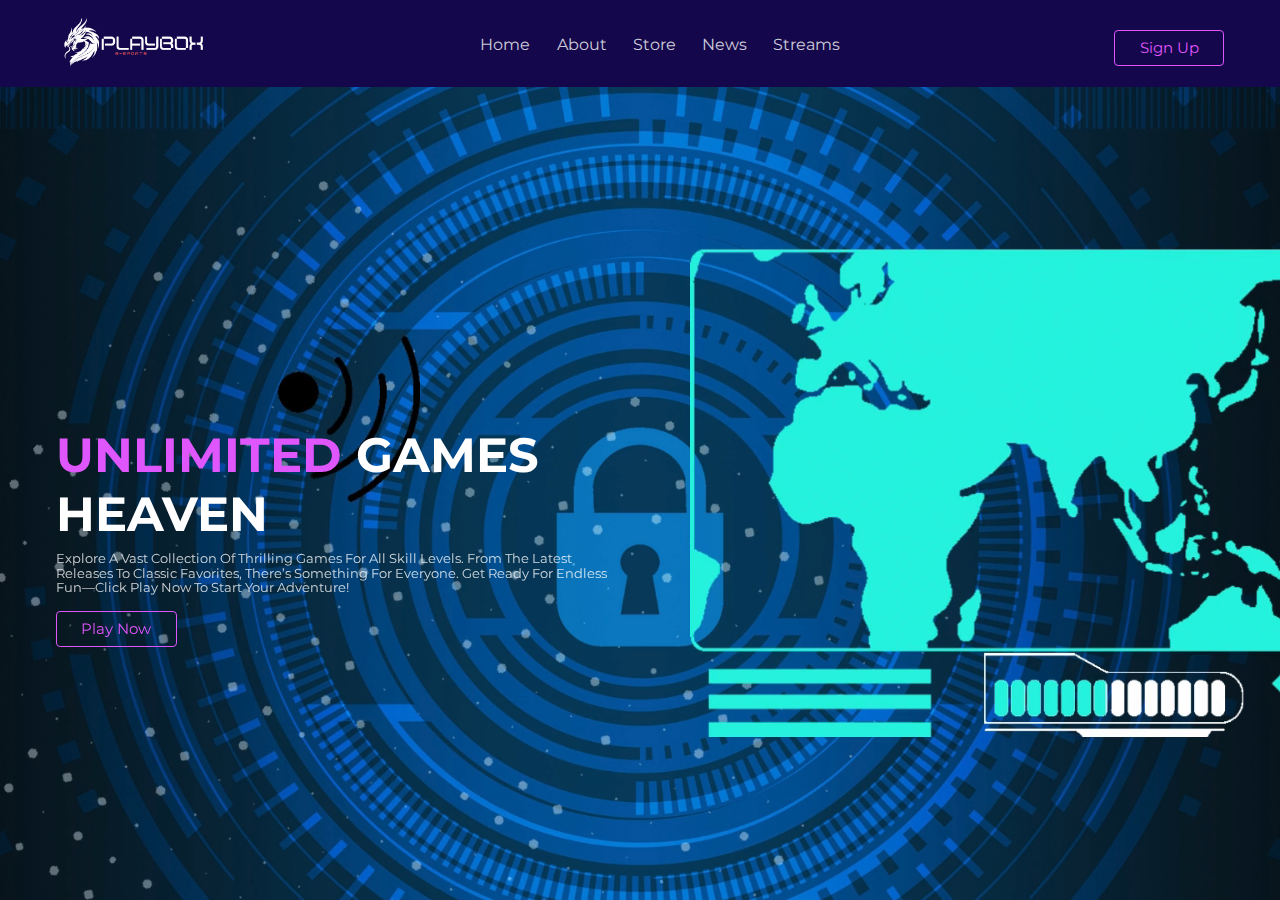
<file: Gaming website/index.html>
<!DOCTYPE html>
<html lang="en">
<head>
    <meta charset="UTF-8">
    <meta name="viewport" content="width=device-width, initial-scale=1.0">
    <title>Play Box</title>
    
     <link rel="stylesheet" href="styles.css">
</head>
<body class="home-page">
    <header class="header">
        <section class="flex">
            <a href="" class="logo">
                <img src="images/logo1.png" alt="Logo" class="logo-image">
            </a>
            

            <nav class="navbar">
                <a href="#home">Home</a>
                <a href="aboutus.html">About</a>
                <a href="store.html">Store</a>
                <a href="news.html">News</a>
                <a href="stream.html">Streams</a>
            </nav>
            <a href="loginpage.html" class="btn">Sign Up</a>
        </section>

<!-- home section -->


<div class="home" id="home">
    <section class="flex">

        <video autoplay loop muted playsinline class="background-video">
            <source src="videos/homepage1.mp4" type="video/mp4">
            Your browser does not support the video tag.
        </video>




        <div class="content">
            <h3><span>UNLIMITED</span> Games Heaven</h3>
            <p>Explore a vast collection of thrilling games for all skill levels. From the latest releases to classic favorites, there’s something for everyone. Get ready for endless fun—click Play Now to start your adventure!

            </p>
            <a href="#" class="btn">Play Now</a>
        </div>
        <div class="image">
        
              
        </div>


    </section>
</div>

</header>
<!-- Popup window -->
<div id="login-popup" class="popup-overlay">
    <div class="popup-content">
        <h2>Login Required</h2>
        <p>Before playing games, you need to log in to Play Box.</p>
        <div class="popup-buttons">
            <a href="loginpage.html" class="btn">Login Now</a>
            <button onclick="closePopup()" class="btn">Not Now</button>
        </div>
    </div>
</div>


<script src="JS/index.js"></script>



</body>
</html>
</file>
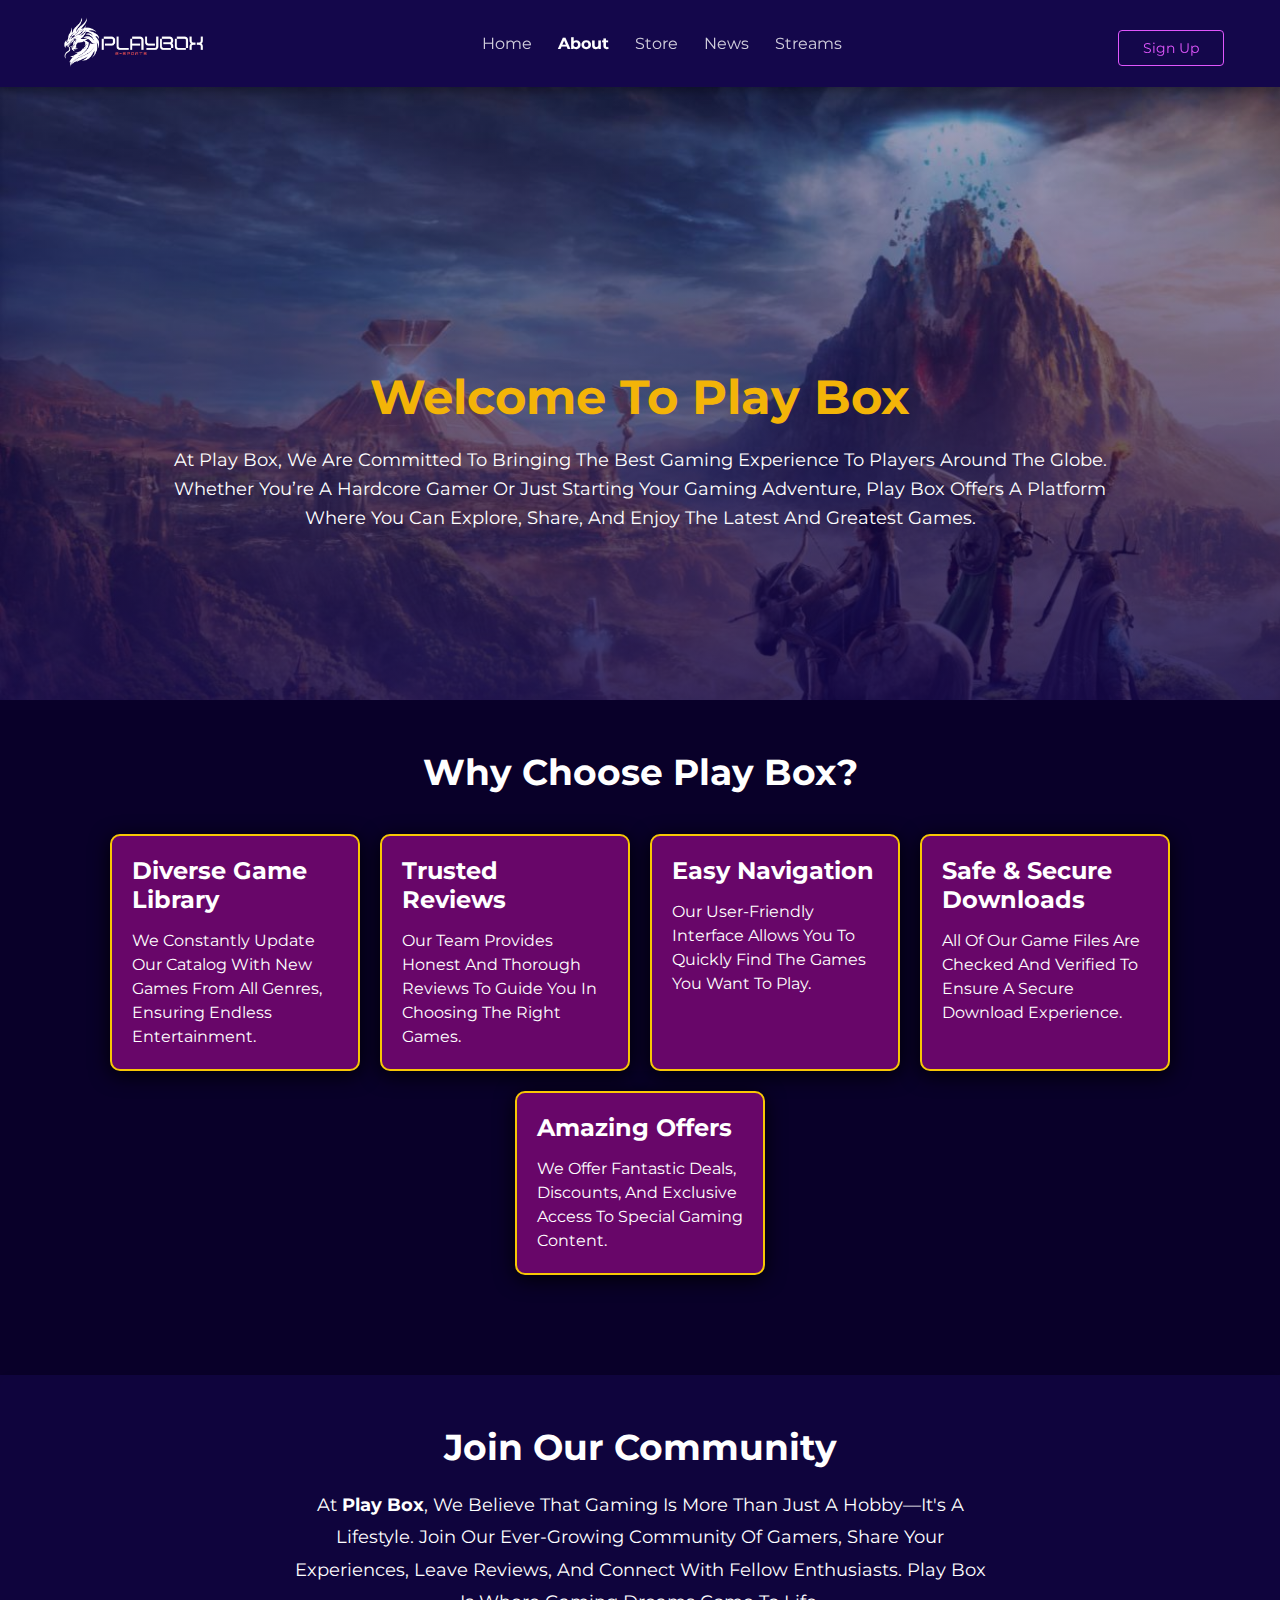
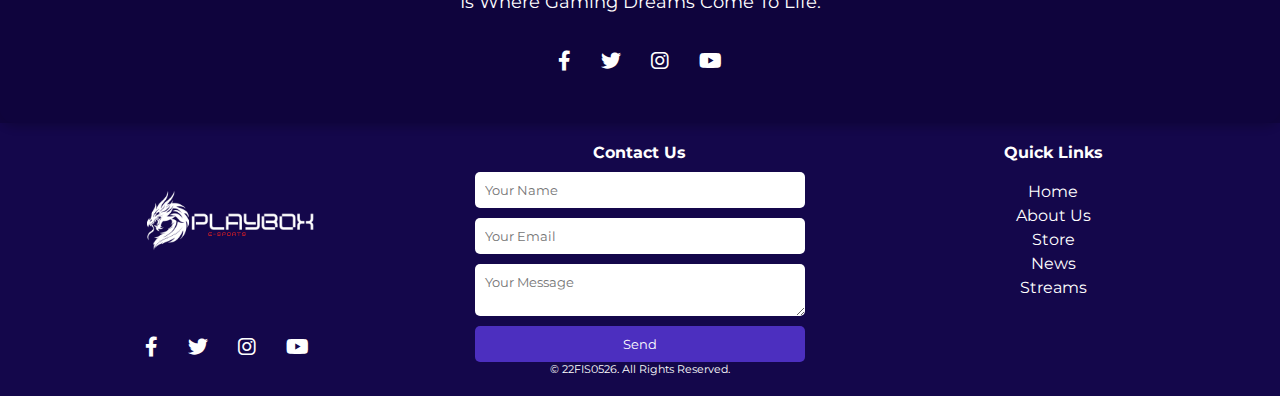
<file: Gaming website/aboutus.html>
<!DOCTYPE html>
<html lang="en">
<head>
    <meta charset="UTF-8">
    <meta name="viewport" content="width=device-width, initial-scale=1.0">
    <title>PlayBox</title>
    <link rel="stylesheet" href="aboutus.css">
</head>
<body class="about-page">

    <!-- Header -->
    <header class="header">
        <section class="flex">
            
            <a href="" class="logo">
                <img src="images/logo1.png" alt="Logo" class="logo-image">
            </a>
    

            <nav class="navbar">
                <a href="index.html">Home</a>
                <a href="aboutus.html">About</a>
                <a href="store.html">Store</a>
                <a href="news.html">News</a>
                <a href="stream.html">Streams</a>
            </nav>
            <a href="loginpage.html" class="btn">Sign Up</a>
        </section>
    </header>
    
    <!-- background image -->
    <div class="bgimage">
        <div class="about-content">
            <h1>Welcome to Play Box</h1>
            <p> At Play Box, we are committed to bringing the best gaming experience to players around the globe. Whether you’re a hardcore gamer or just starting your gaming adventure, Play Box offers a platform where you can explore, share, and enjoy the latest and greatest games.</p>
        </div>
    </div>
    
    
    <!-- our misson section -->
    <div class="why-choose-section">
        <h2>Why Choose Play Box?</h2>
        <div class="features-container">
            <div class="feature-box">
                <h3>Diverse Game Library</h3>
                <p>We constantly update our catalog with new games from all genres, ensuring endless entertainment.</p>
            </div>
            <div class="feature-box">
                <h3>Trusted Reviews</h3>
                <p>Our team provides honest and thorough reviews to guide you in choosing the right games.</p>
            </div>
            <div class="feature-box">
                <h3>Easy Navigation</h3>
                <p>Our user-friendly interface allows you to quickly find the games you want to play.</p>
            </div>
            <div class="feature-box">
                <h3>Safe & Secure Downloads</h3>
                <p>All of our game files are checked and verified to ensure a secure download experience.</p>
            </div>
            <div class="feature-box">
                <h3>Amazing Offers</h3>
                <p>We offer fantastic deals, discounts, and exclusive access to special gaming content.</p>
            </div>
        </div>
    </div>
    
    
    
    
    
    <!-- join our community section -->
     
<div class="community-section">
    <h2>Join Our Community</h2>
    <p>At <strong>Play Box</strong>, we believe that gaming is more than just a hobby—it's a lifestyle. Join our ever-growing community of gamers, share your experiences, leave reviews, and connect with fellow enthusiasts. Play Box is where gaming dreams come to life.</p>

    <!-- Social Media Icons -->
    <div class="social-icons">
        <a href="https://www.facebook.com/" target="_blank"><i class="fab fa-facebook-f"></i></a>
        <a href="https://twitter.com/?lang=en" target="_blank"><i class="fab fa-twitter"></i></a>
        <a href="https://www.instagram.com/" target="_blank"><i class="fab fa-instagram"></i></a>
        <a href="https://www.youtube.com/" target="_blank"><i class="fab fa-youtube"></i></a>
    </div>
</div>

<!-- Font Awesome Link -->
<link rel="stylesheet" href="https://cdnjs.cloudflare.com/ajax/libs/font-awesome/6.0.0-beta3/css/all.min.css">

    
    
    
    
    
    
    
    
    
   

    
    <!-- Footer Section -->
    <footer>
        <div class="footer-left">
          <img src="images/logo.png" alt="Site Logo" class="footer-logo">
          <div class="social-icons">
            <a href="https://www.facebook.com/"><i class="fab fa-facebook-f"></i></a>
            <a href="https://twitter.com/?lang=en"><i class="fab fa-twitter"></i></a>
            <a href="https://www.instagram.com/"><i class="fab fa-instagram"></i></a>
            <a href="https://www.youtube.com/"><i class="fab fa-youtube"></i></a>
            
          </div>
        </div>
    
        <div class="footer-middle">
          <h3>Contact Us</h3>
          <form>
            <input type="text" placeholder="Your Name" required>
            <input type="email" placeholder="Your Email" required>
            <textarea placeholder="Your Message" required></textarea>
            <button type="submit">Send</button>
          </form>
          <div class="footer-name">
            <p>© 22FIS0526. All Rights Reserved.</p>
          </div>
        </div>
    
        <div class="footer-right">
          <h3>Quick Links</h3>
          <ul>
            <li><a href="index.html">Home</a></li>
            <li><a href="aboutus.html">About Us</a></li>
            <li><a href="store.html">Store</a></li>
            <li><a href="news.html">News</a></li>
            <li><a href="stream.html">Streams</a></li>
        
          </ul>
          
        </div>
      </footer>

</body>
</html>
</file>
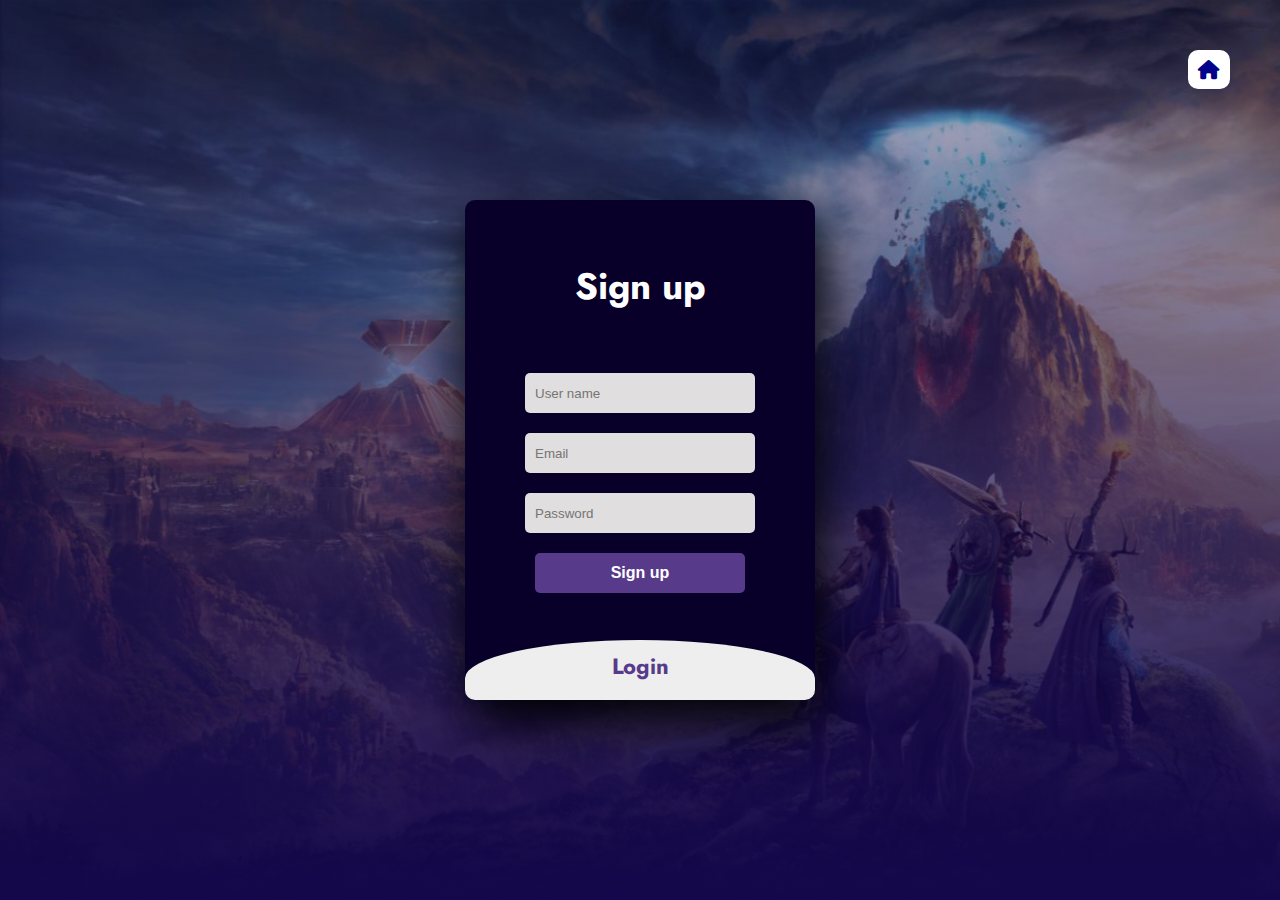
<file: Gaming website/loginpage.html>
<!DOCTYPE html>
<html lang="en" >
<head>
  <meta charset="UTF-8">
  <title>Play Box</title>
  <link rel="stylesheet" href="loginpage.css">
  <link rel="stylesheet" href="https://cdnjs.cloudflare.com/ajax/libs/font-awesome/6.0.0-beta3/css/all.min.css">


</head>
<body>
	<!-- home button -->
	<!-- <a href="index.html" class="home-btn"> -->
		<!-- <i class="fa fa-home"></i>Back to Home -->
	<!-- </a> -->
	<a href="index.html" class="home-btn">
		<i class="fa fa-home"></i>
	</a>
	
	 <!-- home button end-->
	
<!-- partial:index.partial.html -->
<!DOCTYPE html>
<html>
<head>
	<title>Slide Navbar</title>
	<link rel="stylesheet" type="text/css" href="loginpage.css">
<link href="https://fonts.googleapis.com/css2?family=Jost:wght@500&display=swap" rel="stylesheet">
</head>
<body>
	
    
    
	<div class="main">  	
		<input type="checkbox" id="chk" aria-hidden="true">

			<div class="signup">
				<form>
					<label for="chk" aria-hidden="true">Sign up</label>
					<input type="text" name="txt" placeholder="User name" required="">
					<input type="email" name="email" placeholder="Email" required="">
					<input type="password" name="pswd" placeholder="Password" required="">
					<button>Sign up</button>
				</form>
			</div>

			<div class="login">
				<form>
					<label for="chk" aria-hidden="true">Login</label>
					<input type="email" name="email" placeholder="Email" required="">
					<input type="password" name="pswd" placeholder="Password" required="">
					<button>Login</button>
				</form>
			</div>
	</div>
</body>
</html>
<!-- partial -->
  
</body>
</html>
</file>
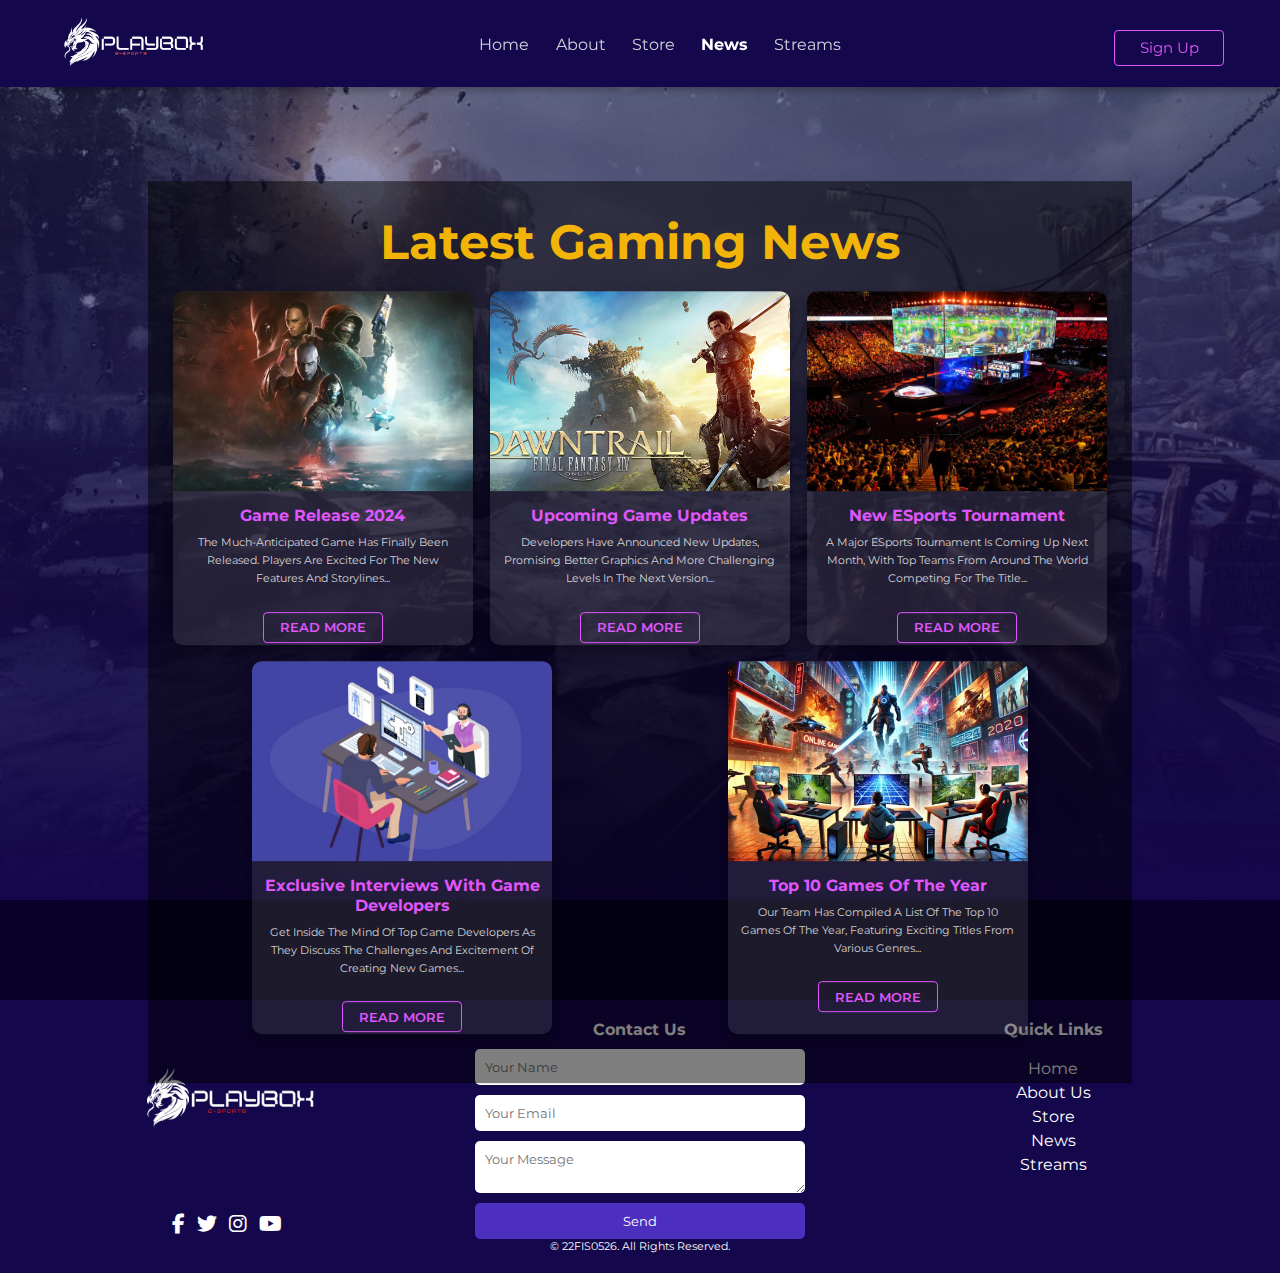
<file: Gaming website/news.html>
<!DOCTYPE html>
<html lang="en">
<head>
    <meta charset="UTF-8">
    <meta name="viewport" content="width=device-width, initial-scale=1.0">
    <title>PlayBox</title>
    <link rel="stylesheet" href="CSS/news.css">
</head>
<body class="news-page">
    <!-- Header -->
    <header class="header">
        <section class="flex">
            
            <a href="" class="logo">
                <img src="images/logo1.png" alt="Logo" class="logo-image">
            </a>
    

            <nav class="navbar">
                <a href="index.html">Home</a>
                <a href="aboutus.html">About</a>
                <a href="store.html">Store</a>
                <a href="news.html">News</a>
                <a href="stream.html">Streams</a>
            </nav>
            <a href="loginpage.html" class="btn">Sign Up</a>
        </section>
    </header>
    <!-- background image -->
      
    <div class="bgimage">
        <div class="about-content">
            
               
          <!-- News Section -->
    <div class="news-section">
        <h1 class="news-title">Latest Gaming News</h1>
        <div class="news-container">
            <!-- News Item 1 -->
            <div class="news-item">
                <img src="images/news01.jpg" alt="News 1" class="news-image">
                <div class="news-content">
                    <h2>Game Release 2024</h2>
                    <p>The much-anticipated game has finally been released. Players are excited for the new features and storylines...</p>
                </div>
                <a  href="loginpage.html" class="btn read-more">Read More</a>
            </div>

            <!-- News Item 2 -->
            <div class="news-item">
                <img src="images/game7.png" alt="News 2" class="news-image">
                <div class="news-content">
                    <h2>Upcoming Game Updates</h2>
                    <p>Developers have announced new updates, promising better graphics and more challenging levels in the next version...</p>
                </div>
                <a href="loginpage.html" class="btn read-more">Read More</a>

            </div>

            <!-- News Item 3 -->
            <div class="news-item">
                <img src="images/news02.jpg" alt="News 3" class="news-image">
                <div class="news-content">
                    <h2>New eSports Tournament</h2>
                    <p>A major eSports tournament is coming up next month, with top teams from around the world competing for the title...</p>
                </div>
                <a href="loginpage.html" class="btn read-more">Read More</a>

            </div>

            <!-- News Item 4 -->
            <div class="news-item">
                <img src="images/news03.jpg" alt="News 4" class="news-image">
                <div class="news-content">
                    <h2>Exclusive Interviews with Game Developers</h2>
                    <p>Get inside the mind of top game developers as they discuss the challenges and excitement of creating new games...</p>
                </div>
                <a href="loginpage.html" class="btn read-more">Read More</a>

            </div>

            <!-- News Item 5 -->
            <div class="news-item">
                <img src="images/news04.jpg" alt="News 5" class="news-image">
                <div class="news-content">
                    <h2>Top 10 Games of the Year</h2>
                    <p>Our team has compiled a list of the top 10 games of the year, featuring exciting titles from various genres...</p>
                </div>
                <a href="loginpage.html" class="btn read-more">Read More</a>

            </div>
        </div>
    </div>   
                
                
            
             
        </div>
    </div>

 <!-- Footer Section -->
 <footer>
    <div class="footer-left">
      <img src="images/logo.png" alt="Site Logo" class="footer-logo">
      <div class="social-icons">
        <a href="https://www.facebook.com/"><i class="fab fa-facebook-f"></i></a>
            <a href="https://twitter.com/?lang=en"><i class="fab fa-twitter"></i></a>
            <a href="https://www.instagram.com/"><i class="fab fa-instagram"></i></a>
            <a href="https://www.youtube.com/"><i class="fab fa-youtube"></i></a>
        
      </div>
    </div>

    <div class="footer-middle">
      <h3>Contact Us</h3>
      <form>
        <input type="text" placeholder="Your Name" required>
        <input type="email" placeholder="Your Email" required>
        <textarea placeholder="Your Message" required></textarea>
        <button type="submit">Send</button>
      </form>
      <div class="footer-name">
        <p>© 22FIS0526. All Rights Reserved.</p>
      </div>
    </div>

    <div class="footer-right">
      <h3>Quick Links</h3>
      <ul>
        <li><a href="index.html">Home</a></li>
        <li><a href="aboutus.html">About Us</a></li>
        <li><a href="store.html">Store</a></li>
        <li><a href="news.html">News</a></li>
        <li><a href="stream.html">Streams</a></li>
    
      </ul>
      
    </div>
  </footer>
   




    
</body>
</html>
</file>
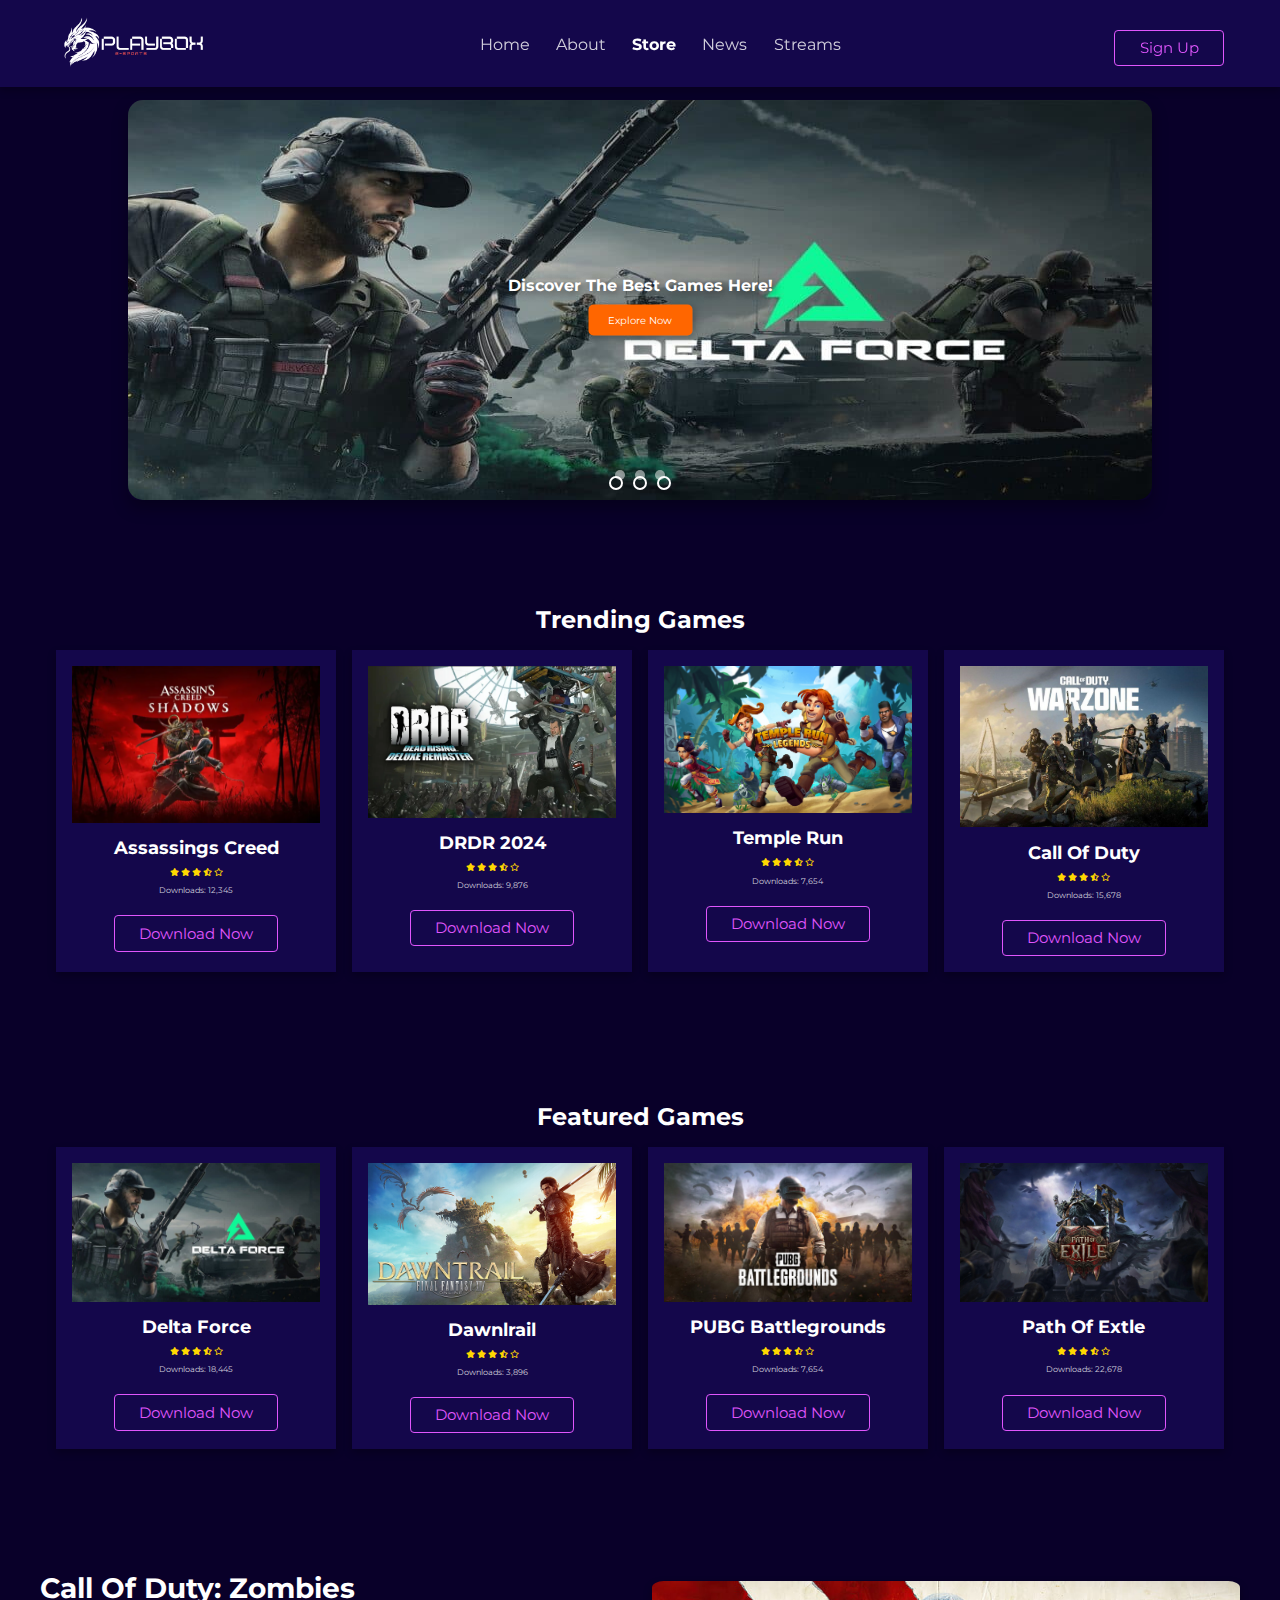
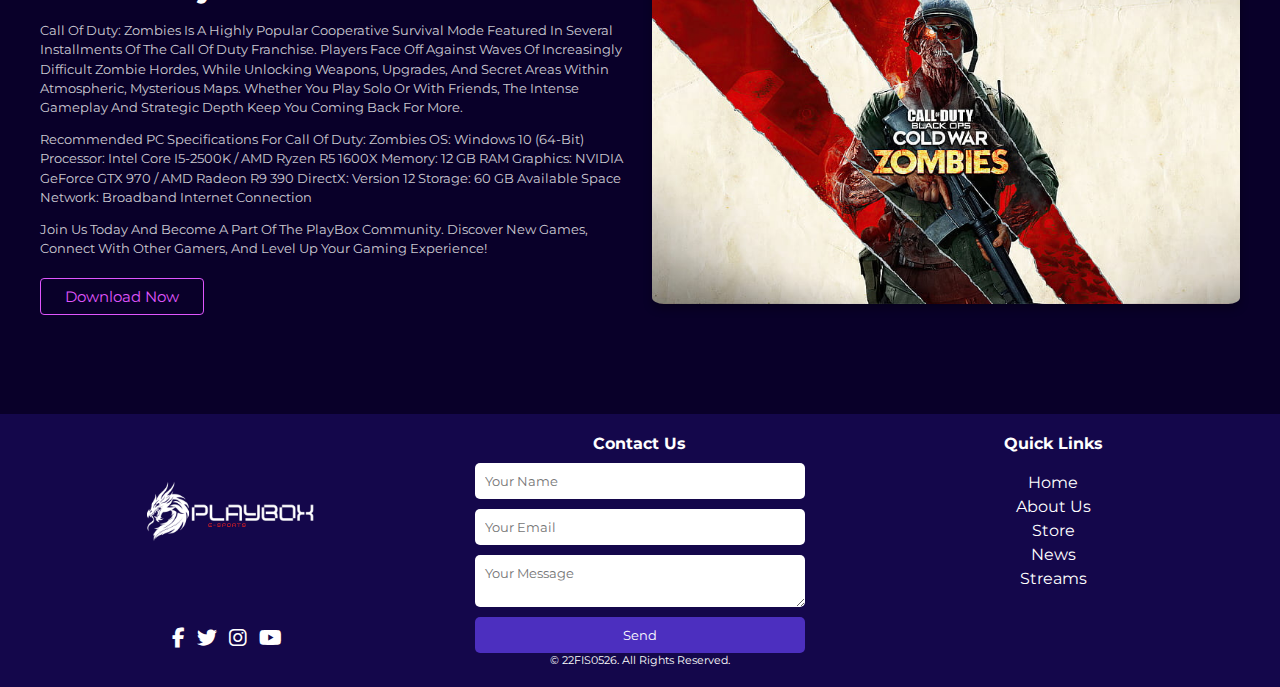
<file: Gaming website/store.html>
<!DOCTYPE html>
<html lang="en">

<head>
    <meta charset="UTF-8">
    <meta name="viewport" content="width=device-width, initial-scale=1.0">
    <title>PlayBox</title>
    <link rel="stylesheet" href="store.css">
    <link rel="stylesheet" href="https://cdnjs.cloudflare.com/ajax/libs/font-awesome/6.6.0/css/all.min.css">
</head>

<body class="store-page">
    <!-- Header -->
    <header class="header">
        <section class="flex">
        
            <a href="" class="logo">
                <img src="images/logo1.png" alt="Logo" class="logo-image">
            </a>
    

            <nav class="navbar">
                <a href="index.html">Home</a>
                <a href="aboutus.html">About</a>
                <a href="store.html">Store</a>
                <a href="news.html">News</a>
                <a href="stream.html">Streams</a>
            </nav>
            <a href="loginpage.html" class="btn">Sign Up</a>
        </section>
    </header>



    <!-- image slider -->
    <div class="slider">
        <div class="slides">
            
    
            <!-- Slide images -->
            <div class="slide first">
                <img src="images/game6.jpg" alt="Image 1">
            </div>
            <div class="slide">
                <img src="images/game8.jpg" alt="Image 2">
            </div>
            <div class="slide">
                <img src="images/game9.jpg" alt="Image 3">
            </div>
    
            <!-- Automatic navigation -->
            <div class="navigation-auto">
                <div class="auto-btn1"></div>
                <div class="auto-btn2"></div>
                <div class="auto-btn3"></div>
            </div>
    
            <!-- Manual navigation -->
            <div class="navigation-manual">
                <label for="img1" class="manual-btn"></label>
                <label for="img2" class="manual-btn"></label>
                <label for="img3" class="manual-btn"></label>
            </div>
            <!-- text and button -->
             <!-- Text and button overlay -->
    <div class="slider-content">
        <h1 class="slider-text">Discover the Best Games Here!</h1>
        <a href="#" class="slider-btn">Explore Now</a>
    </div>
</div>
        </div>
    </div>
    
     <!-- image slider end -->
    <!-- Store Section -->
    <section class="store">
        <h1>Trending Games</h1>
        <div class="games-list">
            <div class="game">
                <img src="images/game1.png" alt="Game 1">
                <h3>Assassings Creed</h3>
                <div class="rating">
                    <i class="fas fa-star"></i>
                    <i class="fas fa-star"></i>
                    <i class="fas fa-star"></i>
                    <i class="fas fa-star-half-alt"></i>
                    <i class="far fa-star"></i>
                </div>
                <p>Downloads: 12,345</p>
                <button class="btn">Download Now</button>
            </div>

            <div class="game">
                <img src="images/game12.png" alt="Game 2">
                <h3>DRDR 2024</h3>
                <div class="rating">
                    <i class="fas fa-star"></i>
                    <i class="fas fa-star"></i>
                    <i class="fas fa-star"></i>
                    <i class="fas fa-star-half-alt"></i>
                    <i class="far fa-star"></i>
                </div>
                <p>Downloads: 9,876</p>
                <button class="btn">Download Now</button>
            </div>

            <div class="game">
                <img src="images/game4.png" alt="Game 3">
                <h3>Temple Run</h3>
                <div class="rating">
                    <i class="fas fa-star"></i>
                    <i class="fas fa-star"></i>
                    <i class="fas fa-star"></i>
                    <i class="fas fa-star-half-alt"></i>
                    <i class="far fa-star"></i>
                </div>
                <p>Downloads: 7,654</p>
                <button class="btn">Download Now</button>
            </div>

            <div class="game">
                <img src="images/game5.1.png" alt="Game 4">
                <h3>Call of Duty</h3>
                <div class="rating">
                    <i class="fas fa-star"></i>
                    <i class="fas fa-star"></i>
                    <i class="fas fa-star"></i>
                    <i class="fas fa-star-half-alt"></i>
                    <i class="far fa-star"></i>
                </div>
                <p>Downloads: 15,678</p>
                <button class="btn">Download Now</button>
            </div>
        </div>
    </section>

    <!-- store 2nd line -->
     
    <section class="store">
        <h1>Featured Games</h1>
        <div class="games-list">
            <div class="game">
                <img src="images/game6.jpg" alt="Game 1">
                <h3>Delta Force</h3>
                <div class="rating">
                    <i class="fas fa-star"></i>
                    <i class="fas fa-star"></i>
                    <i class="fas fa-star"></i>
                    <i class="fas fa-star-half-alt"></i>
                    <i class="far fa-star"></i>
                </div>
                <p>Downloads: 18,445</p>
                <button class="btn">Download Now</button>
            </div>

            <div class="game">
                <img src="images/game7.png" alt="Game 2">
                <h3>Dawnlrail</h3>
                <div class="rating">
                    <i class="fas fa-star"></i>
                    <i class="fas fa-star"></i>
                    <i class="fas fa-star"></i>
                    <i class="fas fa-star-half-alt"></i>
                    <i class="far fa-star"></i>
                </div>
                <p>Downloads: 3,896</p>
                <button class="btn">Download Now</button>
            </div>

            <div class="game">
                <img src="images/game8.jpg" alt="Game 3">
                <h3>PUBG Battlegrounds</h3>
                <div class="rating">
                    <i class="fas fa-star"></i>
                    <i class="fas fa-star"></i>
                    <i class="fas fa-star"></i>
                    <i class="fas fa-star-half-alt"></i>
                    <i class="far fa-star"></i>
                </div>
                <p>Downloads: 7,654</p>
                <button class="btn">Download Now</button>
            </div>

            <div class="game">
                <img src="images/game9.jpg" alt="Game 4">
                <h3>Path of Extle</h3>
                <div class="rating">
                    <i class="fas fa-star"></i>
                    <i class="fas fa-star"></i>
                    <i class="fas fa-star"></i>
                    <i class="fas fa-star-half-alt"></i>
                    <i class="far fa-star"></i>
                </div>
                <p>Downloads: 22,678</p>
                <button class="btn">Download Now</button>
            </div>
        </div>
    </section>


     <!-- new game section with image -->
     <section id="about" class="about-section">
        <div class="about-container">
            <div class="about-content">
                <h2>Call of Duty: Zombies</h2>
                <p>
                    Call of Duty: Zombies is a highly popular cooperative survival mode featured in several installments of the Call of Duty franchise. Players face off against waves of increasingly difficult zombie hordes, while unlocking weapons, upgrades, and secret areas within atmospheric, mysterious maps. Whether you play solo or with friends, the intense gameplay and strategic depth keep you coming back for more.
                </p>
                <p>
                    Recommended PC Specifications for Call of Duty: Zombies
OS: Windows 10 (64-bit)
Processor: Intel Core i5-2500K / AMD Ryzen R5 1600X
Memory: 12 GB RAM
Graphics: NVIDIA GeForce GTX 970 / AMD Radeon R9 390
DirectX: Version 12
Storage: 60 GB available space
Network: Broadband Internet connection
                </p>
                <p>
                    Join us today and become a part of the PlayBox community. Discover new games, connect with other gamers, and level up your gaming experience!
                </p>
         <a  class="btn" id="about-download-btn">Download Now</a>
                 
                 
                
            </div>
            <div class="about-image" id="img">
                <img src="images/game10.jpg" alt="About PlayBox">
            </div>
        </div>
    </section>



<!-- footer section -->
   
   <footer>
    <div class="footer-left">
      <img src="images/logo.png" alt="Site Logo" class="footer-logo">
      <div class="social-icons">
        <a href="https://www.facebook.com/"><i class="fab fa-facebook-f"></i></a>
            <a href="https://twitter.com/?lang=en"><i class="fab fa-twitter"></i></a>
            <a href="https://www.instagram.com/"><i class="fab fa-instagram"></i></a>
            <a href="https://www.youtube.com/"><i class="fab fa-youtube"></i></a>
        
      </div>
    </div>

    <div class="footer-middle">
      <h3>Contact Us</h3>
      <form>
        <input type="text" placeholder="Your Name" required>
        <input type="email" placeholder="Your Email" required>
        <textarea placeholder="Your Message" required></textarea>
        <button type="submit">Send</button>
      </form>
      <div class="footer-name">
        <p>© 22FIS0526. All Rights Reserved.</p>
      </div>
    </div>

    <div class="footer-right">
      <h3>Quick Links</h3>
      <ul>
        <li><a href="index.html">Home</a></li>
        <li><a href="aboutus.html">About Us</a></li>
        <li><a href="store.html">Store</a></li>
        <li><a href="news.html">News</a></li>
        <li><a href="stream.html">Streams</a></li>
    
      </ul>
      
    </div>
  </footer>

<!-- popup window -->
 
<div id="download-popup" class="popup">
    <div class="popup-content">
        <h2>Recommended PC Specifications</h2>
        <p>
            OS: Windows 10 (64-bit)<br>
            Processor: Intel Core i5-2500K / AMD Ryzen R5 1600X<br>
            Memory: 12 GB RAM<br>
            Graphics: NVIDIA GeForce GTX 970 / AMD Radeon R9 390<br>
            DirectX: Version 12<br>
            Storage: 60 GB available space
        </p>
        <div class="popup-buttons">
            <a href="#" class="btn">Download Now</a>
            <button class="btn" id="close-popup">Not Now</button>
        </div>
    </div>
</div>

<script src="JS/store.js"></script> 





</body>

</html>
</file>
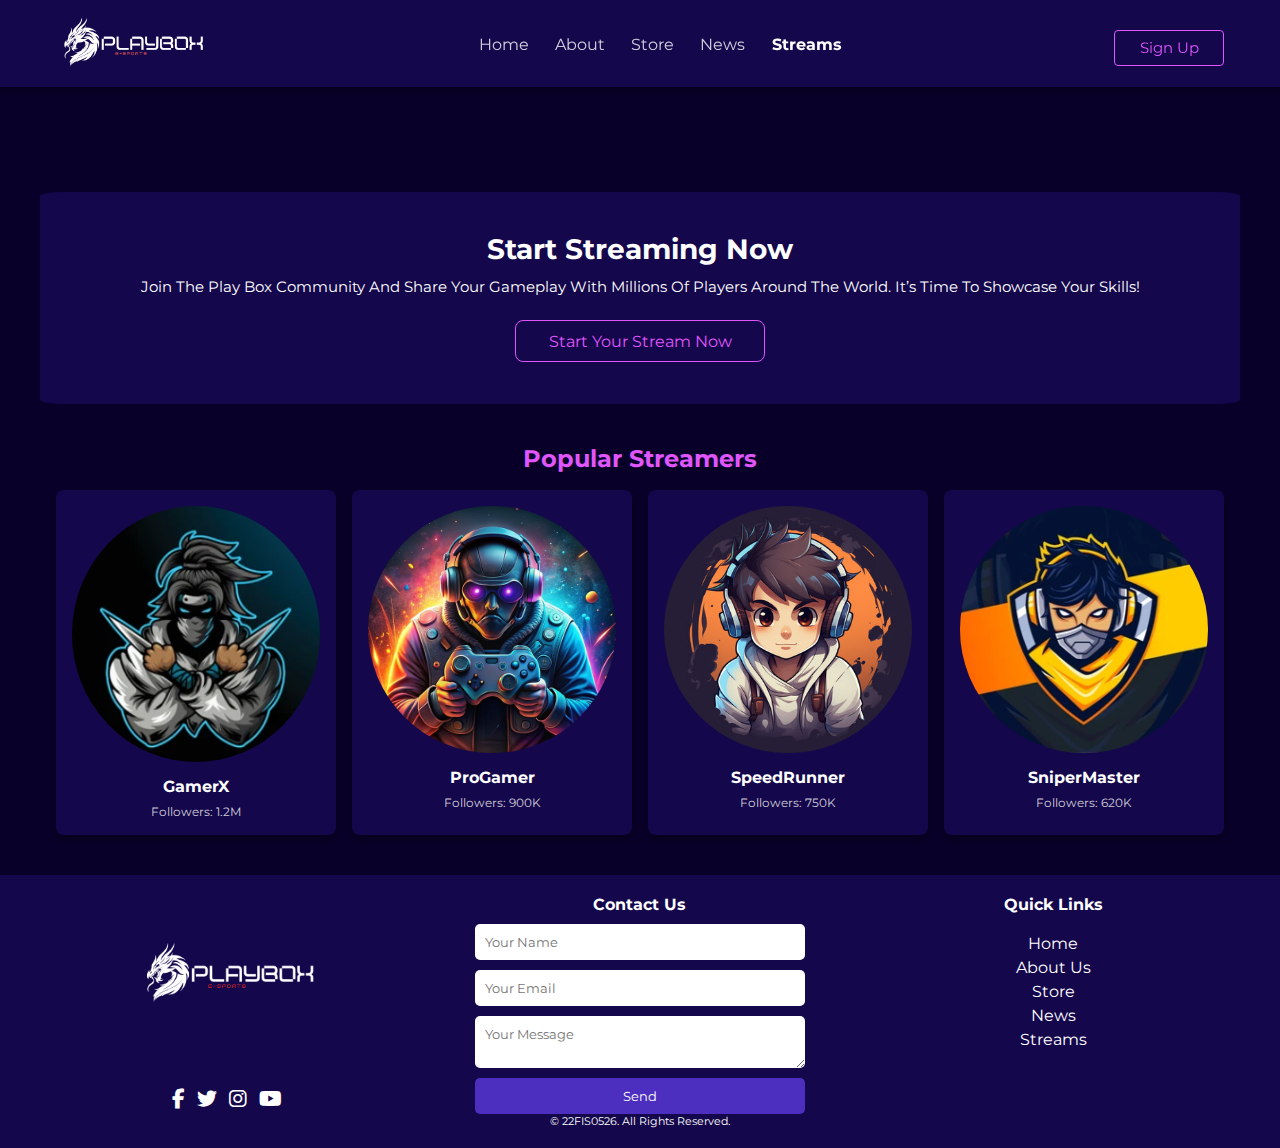
<file: Gaming website/stream.html>
<!DOCTYPE html>
<html lang="en">
<head>
    <meta charset="UTF-8">
    <meta name="viewport" content="width=device-width, initial-scale=1.0">
    <title>Play Box</title>
    <link rel="stylesheet" href="CSS/stream.css">
</head>
<body class="streams-page">
     <!-- Header -->
    <header class="header">
        <section class="flex">
            
            <a href="" class="logo">
               <img src="images/logo1.png" alt="Logo" class="logo-image">
            </a>
    

            <nav class="navbar">
                <a href="index.html">Home</a>
                <a href="aboutus.html">About</a>
                <a href="store.html">Store</a>
                <a href="news.html">News</a>
                <a href="stream.html">Streams</a>
            </nav>
            <a href="loginpage.html" class="btn">Sign Up</a>
        </section>
    </header>
    
    <!-- background image -->
    <div class="bgimage">
        <div class="about-content">
            <h1>Welcome to Play Box</h1>
            <p> At Play Box, we are committed to bringing the best gaming experience to players around the globe. Whether you’re a hardcore gamer or just starting your gaming adventure, Play Box offers a platform where you can explore, share, and enjoy the latest and greatest games.</p>
        </div>
    </div>


    <!-- Start Streaming Section -->
    <section class="start-stream">
        <div class="content">
            <h1>Start Streaming Now</h1>
            <p>Join the Play Box community and share your gameplay with millions of players around the world. It’s time to showcase your skills!</p>
             <a class="btn">Start Your Stream Now</a> 
            
        </div>
    </section>
    
    <!-- Popular Streamers Section -->
    <section class="popular-streamers">
        <h2>Popular Streamers</h2>
        <div class="streamers-grid">
            <div class="streamer-card">
                <img src="images/streaming7.png" alt="Streamer 1">
                <h3>GamerX</h3>
                <p>Followers: 1.2M</p>
            </div>
            <div class="streamer-card">
                <img src="images/streaming2.jpg" alt="Streamer 2">
                <h3>ProGamer</h3>
                <p>Followers: 900K</p>
            </div>
            <div class="streamer-card">
                <img src="images/streaming3.jpg" alt="Streamer 3">
                <h3>SpeedRunner</h3>
                <p>Followers: 750K</p>
            </div>
            <div class="streamer-card">
                <img src="images/streaming6.webp.PNG" alt="Streamer 4">
                <h3>SniperMaster</h3>
                <p>Followers: 620K</p>
            </div>
        </div>
    </section>
    
    <!-- Footer -->
    <footer>
        <div class="footer-left">
          <img src="images/logo.png" alt="Site Logo" class="footer-logo">
          <div class="social-icons">
            <a href="https://www.facebook.com/"><i class="fab fa-facebook-f"></i></a>
            <a href="https://twitter.com/?lang=en"><i class="fab fa-twitter"></i></a>
            <a href="https://www.instagram.com/"><i class="fab fa-instagram"></i></a>
            <a href="https://www.youtube.com/"><i class="fab fa-youtube"></i></a>
            
          </div>
        </div>
    
        <div class="footer-middle">
          <h3>Contact Us</h3>
          <form>
            <input type="text" placeholder="Your Name" required>
            <input type="email" placeholder="Your Email" required>
            <textarea placeholder="Your Message" required></textarea>
            <button type="submit">Send</button>
          </form>
          <div class="footer-name">
            <p>© 22FIS0526. All Rights Reserved.</p>
          </div>
        </div>
    
        <div class="footer-right">
          <h3>Quick Links</h3>
          <ul>
            <li><a href="index.html">Home</a></li>
            <li><a href="aboutus.html">About Us</a></li>
            <li><a href="store.html">Store</a></li>
            <li><a href="news.html">News</a></li>
            <li><a href="stream.html">Streams</a></li>
        
          </ul>
          
        </div>
      </footer>

<!-- popup window -->
<div class="popup-overlay" id="popup">
    <div class="popup-content">
        <h2>Login Required</h2>
        <p>Before live streaming games, you need to log in to Play Box.</p>
        <div class="popup-buttons">
            <a href="loginpage.html" class="btn">Login Now</a>
            <button class="btn" id="closePopup">Not Now</button>
        </div>
    </div>
</div>
    
   


<script src="JS/stream.js"></script>
</body>
</html>
</file>
<file: Gaming website/loginpage.css>
body{
	margin: 0;
	padding: 0;
	display: flex;
	justify-content: center;
	align-items: center;
	min-height: 100vh;
	font-family: 'Jost', sans-serif;
    
	background-image: 
    linear-gradient(rgba(20, 7, 75, 0.3), rgba(20, 7, 75, 1)),
    url('images/about2.jpg');
    background-size: cover;
}
.main{
	width: 350px;
	height: 500px;
    
	background:#090029;
	overflow: hidden;
	
	border-radius: 10px;
	box-shadow: 5px 20px 50px #000;
}
#chk{
	display: none;
}
.signup{
	position: relative;
	width:100%;
	height: 100%;
}
label{
	color: #fff;
	font-size: 2.3em;
	justify-content: center;
	display: flex;
	margin: 60px;
	font-weight: bold;
	cursor: pointer;
	transition: .5s ease-in-out;
}
input{
	width: 60%;
	height: 20px;
	background: #e0dede;
	justify-content: center;
	display: flex;
	margin: 20px auto;
	padding: 10px;
	border: none;
	outline: none;
	border-radius: 5px;
}
button{
	width: 60%;
	height: 40px;
	margin: 10px auto;
	justify-content: center;
	display: block;
	color: #fff;
	background: #573b8a;
	font-size: 1em;
	font-weight: bold;
	margin-top: 20px;
	outline: none;
	border: none;
	border-radius: 5px;
	transition: .2s ease-in;
	cursor: pointer;
}
button:hover{
	background: #6d44b8;
}
.login{
	height: 460px;
	background: #eee;
	border-radius: 60% / 10%;
	transform: translateY(-180px);
	transition: .8s ease-in-out;
}
.login label{
	color: #573b8a;
	transform: scale(.6);
}

#chk:checked ~ .login{
	transform: translateY(-500px);
}
#chk:checked ~ .login label{
	transform: scale(1);	
}
#chk:checked ~ .signup label{
	transform: scale(.6);
}

.home-btn {
    position: absolute;
    top: 50px;
    right: 50px;
    background-color: white;
    color: darkblue;
    padding: 10px; 
    border-radius: 10px;
    text-decoration: none;
    font-size: 1.2rem;
    display: flex;
    align-items: center;
    justify-content: center; 
    transition: background-color 0.2s ease-in;
}

.home-btn:hover {
    background-color: #6d44b8;
}

/* Mobile Responsive CSS */
@media (max-width: 768px) {
    .main {
        width: 90%;
        height: auto;
        padding: 20px;
    }

    input, button {
        width: 80%;
    }

    label {
        font-size: 1.8em;
        margin: 40px;
    }

    .login {
        height: 420px;
        transform: translateY(-150px);
    }

    #chk:checked ~ .login {
        transform: translateY(-450px);
    }

    .home-btn {
        top: 20px;
        right: 20px;
        padding: 8px;
        font-size: 1rem;
    }
}

@media (max-width: 480px) {
    .main {
        width: 100%;
        height: auto;
        border-radius: 0;
    }

    input, button {
        width: 85%;
    }

    label {
        font-size: 1.6em;
        margin: 30px;
    }

    .home-btn {
        top: 10px;
        right: 10px;
        padding: 6px;
        font-size: 0.9rem;
    }
}
</file>
<file: Gaming website/styles.css>
@import url('https://cdnjs.cloudflare.com/ajax/libs/font-awesome/6.6.0/css/all.min.css');

@import url('https://fonts.googleapis.com/css2?family=Montserrat:ital,wght@0,100..900;1,100..900&display=swap');

:root{
    --main-color:#e056fd;
    --black:#090029;
    --bg-color:#14074B;
    --white:#fff;
    --light-white:rgba(255,255,255,.8);
    --box-shadow:0 .5rem 1rem rgba(0,0,0,.3);
    --border:.2rem solid rgba(255,255,255,.1);

    
}

*{
    font-family: "Montserrat", sans-serif;
    box-sizing: border-box;
    outline: none;
    border: none;
    margin: 0;
    padding: 0;
    text-decoration: none;
    text-transform:capitalize ;
}
html{
    font-size: 50.5%;
    scroll-behavior: smooth;
    scroll-padding-top: 9rem;
    overflow-x: hidden;
}
::-webkit-scrollbar{
    width: 1rem;

}

::-webkit-scrollbar-track{
    background: transparent;

}
::-webkit-scrollbar-thumb{
    background: var(--white);
}
body{
    background: var(--black);
}
section{
    padding: 3rem 2rem;
    max-width: 1200px;
    margin: 0 auto;
}

.btn{
    display: inline-block;
    margin-top: 1rem;
    color:var(--main-color);
    border-radius: .5rem;
    border: .2rem solid var(--main-color);
    font-size: 1.8rem;
    padding: 1rem 3rem;
    cursor: pointer;
    background: none;
    transition: .2s linear;
    position: relative;
    z-index: 1;
    overflow: hidden;
}

.btn::before{
    content: '';
    position: absolute;
    top: 0; right: 0;
    height: 100%;
    width: 0;
    background: var(--main-color);
    z-index: -1;
    transition: .2s linear;

}

.btn:hover::before{
    width: 100%;
    left: 0;
}

.btn:hover{
    color: var(--white);
}


.header{
    position: fixed;
    top: 0;
    left: 0;
    right: 0;
    z-index: 1000;
    background-color: var(--bg-color);
}
.header .flex{
    padding: 2rem;
    display: flex;
    align-items: center;
    justify-content: space-between;
}
.header .flex .logo{
    font-size: 2rem;
    color: var(--white);
}
.header .flex .logo i{
    margin-right: .5rem;
    color: var(--white);
}
.header .flex .navbar a{
 margin: 0 1.5rem;
 font-size: 2.0rem;
 color: var(--light-white);
}
.header .flex .navbar a:hover{
    color:var(--main-color);
}
/* site logo */
.logo-image {
    width: 150px; 
    height: auto;
}


 .home .flex{ 
     display: flex; 
     
     align-items: center; 
    gap: 2rem;
     min-height: 100vh;  
     flex-wrap: wrap; 
 } 

.home .flex .image{
flex: 1 1 40rem;
}


.home .flex .img{
    width: 100%;
    }



.home .flex .content{
    flex: 1 1 40rem;
}
.home .flex .content h3{
    font-size: 6rem;
    color: var(--white);
    text-transform: uppercase;
}

.home .flex .content h3 span{
    color: var(--main-color);
    text-transform: uppercase;
}

.home .flex .content p{
    font-size: 1.6rem;
    color: var(--light-white);
    padding: 1rem 0;
    line-height: 1.8rem;

}

/* background video */
.home {
    position: relative;
    overflow: hidden;
    min-height: 100vh;
    
    
    
}

.background-video {
    position: absolute;
    top: 0;
    left: 0;
    width: 100%;
    height: 100%;
    object-fit: cover;
    z-index: -1;
}

.home .flex {
    
    z-index: 1;
}






/* Popup window */
.popup-overlay {
    position: fixed;
    top: 0;
    left: 0;
    width: 100%;
    height: 100%;
    background-color: rgba(0, 0, 0, 0.8);
    display: none; 
    align-items: center;
    justify-content: center;
    z-index: 1000;
}

/* Popup Content */
.popup-content {
    background-color: #ffffff;
    padding: 20px;
    border-radius: 8px;
    width: 300px;
    text-align: center;
    color: #14074B;
    box-shadow: 0 4px 8px rgba(0, 0, 0, 0.2);
}

/* Popup Heading and Text */
.popup-content h2 {
    margin: 0 0 10px;
    font-size: 20px;
}

.popup-content p {
    font-size: 16px;
    margin: 10px 0 20px;
}

/* Popup Buttons */
.popup-buttons {
    display: flex;
    justify-content: center;
    gap: 10px; 
}
.popup-buttons .btn {
    padding: 8px 16px;
    margin: 0 5px;
    color: #ffffff;
    background-color: #14074B;
    border: none;
    border-radius: 4px;
    text-decoration: none;
    font-weight: bold;
    cursor: pointer;
    display: inline-block;
}

/* navigation bar color change */

.navbar a {
    font-weight: normal;
    color: var(--light-white);
}

/* Highlight the active link based on the body class */
.home-page .navbar a[href="index.html"],
.about-page .navbar a[href="aboutus.html"],
.store-page .navbar a[href="store.html"],
.news-page .navbar a[href="news.html"],
.streams-page .navbar a[href="stream.html"] {
    font-weight: bold;
    color: var(--white);
}

/* Mobile responsive styles */
@media (max-width: 768px) {
    /* for smaller screens */
    html {
        font-size: 45%;
    }
    
    .header .flex {
        flex-direction: column;
        padding: 1.5rem;
        text-align: center;
    }

    /* Navbar adjustments */
    .navbar {
        display: flex;
        flex-direction: column;
        gap: 1rem;
    }
    
    .navbar a {
        font-size: 1.6rem;
    }

    /* Logo adjustments */
    .logo-image {
        width: 120px; 
    }

    /* Home section adjustments */
    .home .flex {
        flex-direction: column;
        padding: 2rem;
    }
    
    .home .flex .content h3 {
        font-size: 4rem; 
    }

    .home .flex .content p {
        font-size: 1.4rem;
        line-height: 1.6rem;
    }

    .home .flex .content .btn {
        font-size: 1.6rem;
        padding: 0.8rem 2rem;
    }

    /* Video adjustments */
    .background-video {
        height: auto;
    }

    /* Download section adjustments */
    .download-section {
        align-items: center; 
        justify-content: center;
        text-align: center;
        padding: 2rem;
    }

    .download-section .btn {
        font-size: 1.6rem;
        padding: 0.8rem 3rem;
    }

    /* Start stream section adjustments */
    .start-stream {
        padding: 3rem 1rem;
    }
    
    .start-stream h1 {
        font-size: 3rem;
    }

    .start-stream p {
        font-size: 1.6rem;
    }

    /* Popup window adjustments */
    .popup-content {
        width: 80%;
        padding: 1.5rem;
    }

    .popup-content h2 {
        font-size: 1.8rem;
    }

    .popup-content p {
        font-size: 1.4rem;
    }

    /* Popup buttons */
    .popup-buttons .btn {
        padding: 6px 12px;
        font-size: 1.4rem;
    }
}

/* Extra small devices (less than 576px) */
@media (max-width: 576px) {
    
    .header .flex {
        padding: 1rem;
    }

    .navbar a {
        font-size: 1.4rem;
    }

    .home .flex .content h3 {
        font-size: 3.2rem;
    }

    .home .flex .content p {
        font-size: 1.2rem;
        line-height: 1.4rem;
    }

    .download-section .btn,
    .start-stream .btn {
        font-size: 1.4rem;
        padding: 0.6rem 2rem;
    }
    
    /* Adjust popup width */
    .popup-content {
        width: 90%;
        padding: 1rem;
    }
}
</file>
<file: Gaming website/aboutus.css>
@import url('https://cdnjs.cloudflare.com/ajax/libs/font-awesome/6.6.0/css/all.min.css');
@import url('https://fonts.googleapis.com/css2?family=Montserrat:ital,wght@0,100..900;1,100..900&display=swap');

:root {
    --main-color: #e056fd;
    --black: #090029;
    --bg-color: #14074B;
    --white: #fff;
    --light-white: rgba(255,255,255,.8);
    --box-shadow: 0 .5rem 1rem rgba(0,0,0,.3);
    --border: .2rem solid rgba(255,255,255,.1);
}

* {
    font-family: "Montserrat", sans-serif;
    box-sizing: border-box;
    outline: none;
    border: none;
    margin: 0;
    padding: 0;
    text-decoration: none;
    text-transform: capitalize;
}

html {
    font-size: 50.5%;
    scroll-behavior: smooth;
    scroll-padding-top: 9rem;
    overflow-x: hidden;
}

body {
    background: var(--black);
}

/* Sections */
section {
    padding: 3rem 2rem;
    max-width: 1200px;
    margin: 0 auto;
}

.btn {
    display: inline-block;
    margin-top: 1rem;
    color: var(--main-color);
    border-radius: .5rem;
    border: .2rem solid var(--main-color);
    font-size: 1.8rem;
    padding: 1rem 3rem;
    cursor: pointer;
    background: none;
    transition: .2s linear;
    position: relative;
    z-index: 1;
    overflow: hidden;
}

.btn::before {
    content: '';
    position: absolute;
    top: 0;
    right: 0;
    height: 100%;
    width: 0;
    background: var(--main-color);
    z-index: -1;
    transition: .2s linear;
}

.btn:hover::before {
    width: 100%;
    left: 0;
}

.btn:hover {
    color: var(--white);
}

/* Header */
.header {
    position: fixed;
    top: 0;
    left: 0;
    right: 0;
    z-index: 1000;
    background-color: var(--bg-color); 
    box-shadow: var(--box-shadow);
}

.header .flex {
    padding: 2rem;
    display: flex;
    align-items: center;
    justify-content: space-between;
}

.header .flex .logo {
    font-size: 2rem;
    color: var(--white);
}

/* site logo */
.logo-image {
    width: 150px; 
    height: auto;
}


.header .flex .logo i {
    margin-right: .5rem;
    color: var(--white);
}

.header .flex .navbar a {
    margin: 0 1.5rem;
    font-size: 2.0rem;
    color: var(--light-white);
}

.header .flex .navbar a:hover {
    color: var(--main-color);
}

/* background image */
.bgimage {
    height:700px; 
  margin: 0;
  background-image: 
    linear-gradient(rgba(20, 7, 75, 0.3), rgba(20, 7, 75, 1)),
    url('images/about2.jpg');
  background-attachment: fixed;
  background-size: cover;
  background-repeat: no-repeat;
}

.about-content {
    position: absolute;
    top: 50%; 
    left: 50%; 
    transform: translate(-50%, -50%);
    text-align: center;
    color: white;
    
    padding: 20px;
    border-radius: 10px;
    width: 80%; 
}


.about-content h1 {
    font-size: 48px;
    margin-bottom: 20px;
    font-family: "Montserrat", sans-serif;
    color: rgb(243, 180, 8);
}

.about-content p {
    font-size: 18px;
    line-height: 1.6;
}







/* why choose play box */
.why-choose-section {
    text-align: center;
    padding: 50px 20px;
    --black: #090029;
    
    color: rgb(255, 255, 255);
}

.why-choose-section h2 {
    font-size: 36px;
    margin-bottom: 40px;
}

.features-container {
    display: flex;
    flex-wrap: wrap;
    justify-content: center;
    gap: 20px;
}

.feature-box {
    background-color: rgba(126, 7, 120, 0.819);
    border: 2px solid #f8c705;
    padding: 20px;
    border-radius: 10px;
    width: 250px;
    text-align: left;
    box-shadow: 0px 4px 20px rgba(0, 0, 0, 0.9);
    transition: transform 0.3s, background-color 0.3s;
}

.feature-box h3 {
    font-size: 24px;
    margin-bottom: 15px;
}

.feature-box p {
    font-size: 16px;
    line-height: 1.5;
}

.feature-box:hover {
    transform: translateY(-10px); 
    background-color: rgba(255, 255, 255, 0.2);
}











/* join our Community section */

.community-section {
    text-align: center;
    padding: 50px 20px;
    background-image: url('images/about2.jpg'); 
    background-size: cover; 
    background-position: center; 
    background-repeat: no-repeat; 
    background-attachment: fixed;
    color: white;
    margin-top: 50px;
    border-radius: 15px;
    box-shadow: 0 4px 10px rgba(0, 0, 0, 0.2);
    position: relative;
    z-index: 1;
}


.community-section::before {
    content: "";
    position: absolute;
    top: 0;
    left: 0;
    right: 0;
    bottom: 0;
    background-color: rgba(20, 7, 75, 0.6); 
    z-index: -1; 
}

.community-section h2 {
    font-size: 36px;
    margin-bottom: 20px;
}

.community-section p {
    font-size: 18px;
    line-height: 1.8;
    max-width: 700px;
    margin: 0 auto;
    margin-bottom: 30px;
}

/* Social media icons styling */
.social-icons {
    display: flex;
    justify-content: center;
    gap: 20px;
}

.social-icons a {
    text-decoration: none;
    color: white;
    font-size: 32px;
    transition: color 0.3s;
}

.social-icons a:hover {
    color: #FFA500; 
}


/* Footer Section */

footer {
    display: flex;
    justify-content: space-around;
    background-color: #14074B;
    color: #ffffff;
    padding: 20px;
    font-family: Arial, sans-serif;
  }
  
  .footer-left, .footer-middle, .footer-right {
    flex: 1;
    text-align: center;
  }
  
  /* Left Section - Logo and Social Icons */
  .footer-logo {
    width: 180px;
    margin-bottom: 10px;
  }
  
  .social-icons a {
    color: #ffffff;
    font-size: 20px;
    margin: 0 5px;
    transition: color 0.3s;
  }
  
  .social-icons a:hover {
    color: #4C2FBF;
  }
  
  /* Middle Section - Contact Form */
  .footer-middle h3 {
    margin-bottom: 10px;
    font-size: 16px; 
  }
  
  .footer-middle form {
    display: flex;
    flex-direction: column;
    align-items: center;
    gap: 10px;
  }
  
  .footer-middle input, .footer-middle textarea, .footer-middle button {
    padding: 10px;
    border: none;
    border-radius: 5px;
    width: 80%;
  }
  
  .footer-middle button {
    background-color: #4C2FBF;
    color: #ffffff;
    cursor: pointer;
  }
  
  
  .footer-right h3 {
    margin-bottom: 20px;
    font-size: 16px; 
    
  }
  
  .footer-right ul {
    list-style-type: none;
    padding: 0;
    font-size: 16px; 
    
  }
  
  .footer-right ul li {
    margin: 5px 0;
  }
  
  .footer-right ul li a {
    color: #ffffff;
    text-decoration: none;
  }
  
  .footer-right ul li a:hover {
    text-decoration: underline;
  }
  .footer-name{
    font-size: 11px;
  }

  /* Default link styling */
.navbar a {
    font-weight: normal;
    color: var(--light-white);
}


.home-page .navbar a[href="index.html"],
.about-page .navbar a[href="aboutus.html"],
.store-page .navbar a[href="store.html"],
.news-page .navbar a[href="news.html"],
.streams-page .navbar a[href="stream.html"] {
    font-weight: bold;
    color: var(--white);
}



/* General Responsive Adjustments */
html {
    font-size: 50%; 
}

@media (max-width: 768px) {
    .header .flex {
        flex-direction: column;
        padding: 1rem;
    }

    .navbar a {
        font-size: 1.6rem;
        margin: 0.5rem 0;
    }

    /* Adjust logo and button size */
    .logo-image {
        width: 120px;
    }

    .btn {
        padding: 0.8rem 2rem;
        font-size: 1.6rem;
    }

    /* Background image and text adjustments */
    .bgimage {
        height: 400px;
        background-position: center;
    }

    .about-content h1 {
        font-size: 2.4rem;
    }

    .about-content p {
        font-size: 1.6rem;
    }

    /* Features section adjustments */
    .features-container {
        flex-direction: column;
        gap: 15px;
    }

    .feature-box {
        width: 90%;
    }

    /* Community Section */
    .community-section {
        padding: 30px 10px;
    }

    .community-section h2 {
        font-size: 2.4rem;
    }

    .community-section p {
        font-size: 1.5rem;
    }

    /* Footer adjustments */
    footer {
        flex-direction: column;
        text-align: center;
        gap: 20px;
    }

    .footer-left,
    .footer-middle,
    .footer-right {
        width: 90%;
    }

    .footer-logo {
        width: 150px;
    }

    .footer-middle form {
        width: 100%;
    }

    .footer-middle input,
    .footer-middle textarea,
    .footer-middle button {
        width: 90%;
    }

    .footer-right ul {
        text-align: center;
    }
}

@media (max-width: 480px) {
    
    .navbar a {
        font-size: 1.4rem;
        margin: 0.3rem 0;
    }

    .btn {
        padding: 0.6rem 1.5rem;
        font-size: 1.4rem;
    }

    .about-content h1 {
        font-size: 2rem;
    }

    .about-content p {
        font-size: 1.4rem;
    }

    /* Footer adjustments for small screens */
    .footer-logo {
        width: 130px;
    }
}
</file>
<file: Gaming website/CSS/news.css>
@import url('https://cdnjs.cloudflare.com/ajax/libs/font-awesome/6.6.0/css/all.min.css');
@import url('https://fonts.googleapis.com/css2?family=Montserrat:ital,wght@0,100..900;1,100..900&display=swap');

:root {
    --main-color: #e056fd;
    --black: #090029;
    --bg-color: #14074B;
    --white: #fff;
    --light-white: rgba(255,255,255,.8);
    --box-shadow: 0 .5rem 1rem rgba(0,0,0,.3);
    --border: .2rem solid rgba(255,255,255,.1);
}

* {
    font-family: "Montserrat", sans-serif;
    box-sizing: border-box;
    outline: none;
    border: none;
    margin: 0;
    padding: 0;
    text-decoration: none;
    text-transform: capitalize;
}

html {
    font-size: 50.5%;
    scroll-behavior: smooth;
    scroll-padding-top: 9rem;
    overflow-x: hidden;
}

body {
    background: var(--black);
}

/* Sections */
section {
    padding: 3rem 2rem;
    max-width: 1200px;
    margin: 0 auto;
}

.btn {
    display: inline-block;
    margin-top: 1rem;
    color: var(--main-color);
    border-radius: .5rem;
    border: .2rem solid var(--main-color);
    font-size: 1.8rem;
    padding: 1rem 3rem;
    cursor: pointer;
    background: none;
    transition: .2s linear;
    position: relative;
    z-index: 1;
    overflow: hidden;
}

.btn::before {
    content: '';
    position: absolute;
    top: 0;
    right: 0;
    height: 100%;
    width: 0;
    background: var(--main-color);
    z-index: -1;
    transition: .2s linear;
}

.btn:hover::before {
    width: 100%;
    left: 0;
}

.btn:hover {
    color: var(--white);
}

/* Header */
.header {
    position: fixed;
    top: 0;
    left: 0;
    right: 0;
    z-index: 1000;
    background-color: var(--bg-color);
    box-shadow: var(--box-shadow);
    
}

.header .flex {
    padding: 2rem;
    display: flex;
    align-items: center;
    justify-content: space-between;
}

.header .flex .logo {
    font-size: 2rem;
    color: var(--white);
}

/* site logo */
.logo-image {
    width: 150px; 
    height: auto;
}

.header .flex .logo i {
    margin-right: .5rem;
    color: var(--white);
}

.header .flex .navbar a {
    margin: 0 1.5rem;
    font-size: 2.0rem;
    color: var(--light-white);
}

.header .flex .navbar a:hover {
    color: var(--main-color);
}

/* background image */
.bgimage {
    height:1000px; 
  margin: 0;
  background-image: 
    linear-gradient(rgba(20, 7, 75, 0.3), rgba(20, 7, 75, 1)),
    url('../images/newspage1.jpg');
  background-attachment: fixed;
  background-size: cover;
  background-repeat: no-repeat;
}

.about-content {
    position: absolute;
    top: 50%; 
    left: 50%; 
    transform: translate(-50%, -50%);
    text-align: center;
    color: white; 
    
    padding: 20px;
    border-radius: 10px;
    width: 80%; 
}


.about-content h1 {
    font-size: 48px;
    margin-bottom: 20px;
    font-family: "Montserrat", sans-serif;
    color: rgb(243, 180, 8);
}

.about-content p {
    font-size: 18px;
    line-height: 1.6;
}

/* News Section Styles */
.news-section {
    margin-top: 5rem;
    padding: 4rem 2rem;
    background-color: rgba(0, 0, 0, 0.5);
    color: var(--white);
    text-align: center;
    margin-top: 45rem;
}

.news-title {
    font-size: 3rem;
    margin-bottom: 3rem;
    color: var(--main-color);
}

.news-container {

    display: flex;
    flex-wrap: wrap;
    justify-content: space-around;
}

.news-item {
    background-color: rgba(255, 255, 255, 0.1); 
    border-radius: 10px;
    width: 300px;
    margin-bottom: 2rem;
    overflow: hidden;
    box-shadow: var(--box-shadow);
    transition: transform 0.3s ease;
}

.news-item:hover {
    transform: scale(1.05);
}

.news-image {
    width: 100%;
    height: 200px;
    object-fit: cover;
}

.news-content {
    padding: 1.5rem;
}

.news-content h2 {
    font-size: 2rem;
    margin-bottom: 1rem;
    color: var(--main-color);
}

.news-content p {
    font-size: 1.4rem;
    line-height: 1.6;
    color: var(--light-white);
}

/* Read More Button Styles */
.read-more {
    display: inline-block;
    margin-top: 1.5rem;
    color: var(--main-color);
    border-radius: .5rem;
    border: .2rem solid var(--main-color);
    font-size: 1.6rem;
    padding: 0.8rem 2rem;
    cursor: pointer;
    background: none;
    transition: .3s ease;
    text-transform: uppercase;
    font-weight: 600;
}

.read-more:hover {
    color: var(--white);
    background-color: var(--main-color);
    transition: .3s ease;
}


/* Footer Section */

footer {
    display: flex;
    justify-content: space-around;
    background-color: #14074B;
    color: #ffffff;
    padding: 20px;
    font-family: Arial, sans-serif;
  }
  
  .footer-left, .footer-middle, .footer-right {
    flex: 1;
    text-align: center;
  }
  
  /* Left Section - Logo and Social Icons */
  .footer-logo {
    width: 180px;
    margin-bottom: 10px;
  }
  
  .social-icons a {
    color: #ffffff;
    font-size: 20px;
    margin: 0 5px;
    transition: color 0.3s;
  }
  
  .social-icons a:hover {
    color: #4C2FBF;
  }
  
  /* Middle Section - Contact Form */
  .footer-middle h3 {
    margin-bottom: 10px;
    font-size: 16px; 
  }
  
  .footer-middle form {
    display: flex;
    flex-direction: column;
    align-items: center;
    gap: 10px;
  }
  
  .footer-middle input, .footer-middle textarea, .footer-middle button {
    padding: 10px;
    border: none;
    border-radius: 5px;
    width: 80%;
  }
  
  .footer-middle button {
    background-color: #4C2FBF;
    color: #ffffff;
    cursor: pointer;
  }
  
  
  .footer-right h3 {
    margin-bottom: 20px;
    font-size: 16px; 
    
  }
  
  .footer-right ul {
    list-style-type: none;
    padding: 0;
    font-size: 16px; 
    
  }
  
  .footer-right ul li {
    margin: 5px 0;
  }
  
  .footer-right ul li a {
    color: #ffffff;
    text-decoration: none;
  }
  
  .footer-right ul li a:hover {
    text-decoration: underline;
  }
  .footer-name{
    font-size: 11px;
  }

/* Responsive Media Queries */
@media screen and (max-width: 768px) {

    .logo-image {
        width: 100px;
    }

    /* Adjust navigation for mobile */
    .header .flex .navbar a {
        margin: 0 1rem;
        font-size: 1.5rem;
    }

    /* Reduce padding in sections */
    section {
        padding: 2rem 1rem;
    }

    /*  news section  */
    .news-section {
        padding: 2rem 1rem;
    }

    .news-item {
        width: 90%; 
    }

    .news-content h2 {
        font-size: 1.8rem;
    }

    .news-content p {
        font-size: 1.3rem;
    }
}

@media screen and (max-width: 480px) {
    
    .logo-image {
        width: 80px;
    }

    .header .flex .navbar a {
        font-size: 1.4rem;
        margin: 0 0.5rem;
    }

    /* Reduce button size */
    .btn {
        font-size: 1.6rem;
        padding: 0.8rem 2rem;
    }

    
    .news-container {
        flex-direction: column; 
    }

    .news-item {
        width: 100%;
        margin-bottom: 1.5rem;
    }

    .news-content h2 {
        font-size: 1.6rem;
    }

    .news-content p {
        font-size: 1.2rem;
    }
}

/* Default link styling */
.navbar a {
    font-weight: normal;
    color: var(--light-white);
}

/* Highlight the active link based on the body class */
.home-page .navbar a[href="index.html"],
.about-page .navbar a[href="aboutus.html"],
.store-page .navbar a[href="store.html"],
.news-page .navbar a[href="news.html"],
.streams-page .navbar a[href="stream.html"] {
    font-weight: bold;
    color: var(--white);
}
</file>
<file: Gaming website/store.css>
@import url('https://cdnjs.cloudflare.com/ajax/libs/font-awesome/6.6.0/css/all.min.css');
@import url('https://fonts.googleapis.com/css2?family=Montserrat:ital,wght@0,100..900;1,100..900&display=swap');

:root {
    --main-color: #e056fd;
    --black: #090029;
    --bg-color: #14074B;
    --white: #fff;
    --light-white: rgba(255,255,255,.8);
    --box-shadow: 0 .5rem 1rem rgba(0,0,0,.3);
    --border: .2rem solid rgba(255,255,255,.1);
}

* {
    font-family: "Montserrat", sans-serif;
    box-sizing: border-box;
    outline: none;
    border: none;
    margin: 0;
    padding: 0;
    text-decoration: none;
    text-transform: capitalize;
}

html {
    font-size: 50.5%;
    scroll-behavior: smooth;
    scroll-padding-top: 9rem;
    overflow-x: hidden;
}

body {
    background: var(--black);
}

/* Sections */
section {
    padding: 3rem 2rem;
    max-width: 1200px;
    margin: 0 auto;
}

.btn {
    display: inline-block;
    margin-top: 1rem;
    color: var(--main-color);
    border-radius: .5rem;
    border: .2rem solid var(--main-color);
    font-size: 1.8rem;
    padding: 1rem 3rem;
    cursor: pointer;
    background: none;
    transition: .2s linear;
    position: relative;
    z-index: 1;
    overflow: hidden;
}

.btn::before {
    content: '';
    position: absolute;
    top: 0;
    right: 0;
    height: 100%;
    width: 0;
    background: var(--main-color);
    z-index: -1;
    transition: .2s linear;
}

.btn:hover::before {
    width: 100%;
    left: 0;
}

.btn:hover {
    color: var(--white);
}

/* Header */
.header {
    position: fixed;
    top: 0;
    left: 0;
    right: 0;
    z-index: 1000;
    background-color: var(--bg-color); 
    box-shadow: var(--box-shadow);
}

.header .flex {
    padding: 2rem;
    display: flex;
    align-items: center;
    justify-content: space-between;
}

.header .flex .logo {
    font-size: 2rem;
    color: var(--white);
}

/* site logo */
.logo-image {
    width: 150px;
    height: auto;
}
/* site logo end */

.header .flex .logo i {
    margin-right: .5rem;
    color: var(--white);
}

.header .flex .navbar a {
    margin: 0 1.5rem;
    font-size: 2.0rem;
    color: var(--light-white);
}

.header .flex .navbar a:hover {
    color: var(--main-color);
}
/* store section */
.store {
    padding: 3rem 2rem;
    margin-top: 10rem;
    max-width: 1200px;
    /* margin: 0 auto; */
    text-align: center;
}

.store h1 {
    font-size: 3rem;
    margin-bottom: 2rem;
    color: var(--white);
}

.games-list {
    display: grid;
    grid-template-columns: repeat(4, 1fr);
    gap: 2rem;
}

.game {
    background-color: var(--bg-color);
    border-radius: var(--border-radius);
    padding: 2rem;
    text-align: center;
    box-shadow: var(--box-shadow);
}

.game img {
    width: 100%;.text-blk {
  margin: 0;          /* shorthand for setting all margins to 0 */
  padding: 0;         /* shorthand for setting all padding to 0 */
  line-height: 25px;
  margin: auto;
}

    border-radius: var(--border-radius);
}

.game h3 {
    margin: 1.5rem 0 1rem;
    color: var(--white);
    font-size: large;
}

.rating {
    color: gold;
    margin-bottom: 1rem;
}

.game p {
    margin-bottom: 1.5rem;
    color: var(--light-white);
    
}



@media (max-width: 768px) {
    .games-list {
        grid-template-columns: repeat(2, 1fr);
    }
}

@media (max-width: 576px) {
    .games-list {
        grid-template-columns: 1fr;
    }
}

/* new game section with video */
.about-section {
    display: flex;
    align-items: center;
    justify-content: space-between;
    padding: 12rem 0;
}

.about-container {
    display: flex;
    flex-direction: row;
    align-items: center;
    justify-content: space-between;
    gap: 3rem;
}

.about-content {
    flex: 1;
    color: var(--light-white);
}

.about-content h2 {
    font-size: 3.5rem;
    margin-bottom: 2rem;
    color: var(--white);
}

.about-content p {
    font-size: 1.6rem;
    line-height: 2.4rem;
    margin-bottom: 1.5rem;
}

.about-image {
    flex: 1;
}

.about-image img {
    width: 100%;
    border-radius: 2%;
    box-shadow: var(--box-shadow);
}





/* image slider */

.slider {
    width: 80%; 
    height: 400px; 
    margin: 40px auto; 
    overflow: hidden;
    margin-top: 100px;
    position: relative;
    border-radius: 10px; 
    box-shadow: 0 8px 16px rgba(0, 0, 0, 0.3); 
}

/* Slider image container */
.slides {
    display: flex;
    width: 300%;
    height: 100%;
    animation: slide 30s infinite;
}

/* Individual slide */
.slide {
    width: 100%;
    transition: 0.6s;
}

.slide img {
    width: 100%;
    height: 100%;
    border-radius: 15px;
}

/* Radio buttons (hidden) */
input[type="radio"] {
    display: none;
}

/* Automatic navigation buttons */
.navigation-auto {
    position: absolute;
    width: 100%;
    display: flex;
    justify-content: center;
    bottom: 20px;
}

.auto-btn1, .auto-btn2, .auto-btn3 {
    width: 10px;
    height: 10px;
    border-radius: 50%;
    background-color: #fff;
    margin: 0 5px;
    opacity: 0.5;
    transition: opacity 0.6s;
}

/* Manual navigation buttons */
.navigation-manual {
    position: absolute;
    width: 100%;
    display: flex;
    justify-content: center;
    bottom: 10px;
}

.manual-btn {
    border: 2px solid #fff;
    padding: 5px;
    border-radius: 50%;
    cursor: pointer;
    transition: background 0.4s;
    margin: 0 5px;
}

.manual-btn:hover {
    background-color: #fff;
}

/* Keyframe animation for sliding effect */
@keyframes slide {
    0% {
        margin-left: 0;
    }
    33% {
        margin-left: -100%;
    }
    66% {
        margin-left: -200%;
    }
    100% {
        margin-left: 0;
    }
}

/* image slider button */

.slider-content {
    position: absolute;
    top: 50%;
    left: 50%;
    transform: translate(-50%, -50%);
    text-align: center;
    color: white;
}

.slider-text {
    font-size: 2rem;
    font-weight: bold;
    margin-bottom: 20px;
    text-shadow: 2px 2px 8px rgba(0, 0, 0, 0.7);
}

.slider-btn {
    padding: 10px 20px;
    background-color: #ff6600;
    color: white;
    text-decoration: none;
    border-radius: 5px;
    font-size: 1.2rem;
    box-shadow: 2px 2px 8px rgba(0, 0, 0, 0.3);
}

.slider-btn:hover {
    background-color: #ff8800;
    transition: 0.6s ease;
}









/* Footer Section */

footer {
    display: flex;
    justify-content: space-around;
    background-color: #14074B;
    color: #ffffff;
    padding: 20px;
    font-family: Arial, sans-serif;
  }
  
  .footer-left, .footer-middle, .footer-right {
    flex: 1;
    text-align: center;
  }
  
  /* Left Section - Logo and Social Icons */
  .footer-logo {
    width: 180px;
    margin-bottom: 10px;
  }
  
  .social-icons a {
    color: #ffffff;
    font-size: 20px;
    margin: 0 5px;
    transition: color 0.3s;
  }
  
  .social-icons a:hover {
    color: #4C2FBF;
  }
  
  /* Middle Section - Contact Form */
  .footer-middle h3 {
    margin-bottom: 10px;
    font-size: 16px; 
  }
  
  .footer-middle form {
    display: flex;
    flex-direction: column;
    align-items: center;
    gap: 10px;
  }
  
  .footer-middle input, .footer-middle textarea, .footer-middle button {
    padding: 10px;
    border: none;
    border-radius: 5px;
    width: 80%;
  }
  
  .footer-middle button {
    background-color: #4C2FBF;
    color: #ffffff;
    cursor: pointer;
  }
  
  
  .footer-right h3 {
    margin-bottom: 20px;
    font-size: 16px; 
    
  }
  
  .footer-right ul {
    list-style-type: none;
    padding: 0;
    font-size: 16px; 
    
  }
  
  .footer-right ul li {
    margin: 5px 0;
  }
  
  .footer-right ul li a {
    color: #ffffff;
    text-decoration: none;
  }
  
  .footer-right ul li a:hover {
    text-decoration: underline;
  }
  .footer-name{
    font-size: 11px;
  }



/* Popup window*/
.popup {
    display: none;
    position: fixed;
    top: 0;
    left: 0;
    width: 100%;
    height: 100%;
    background: rgba(0, 0, 0, 0.6);
    justify-content: center;
    align-items: center;
    z-index: 9999;
}

.popup-content {
    background: white;
    padding: 20px;
    width: 300px;
    max-width: 90%;
    border-radius: 8px;
    color: #14074B;
    text-align: center;
}

.popup-buttons {
    display: flex;
    justify-content: center;
    gap: 10px;
}

.popup-buttons .btn {
    padding: 8px 16px;
    color: #ffffff;
    background-color: #14074B;
    border: none;
    border-radius: 4px;
    cursor: pointer;
}


/* Default link styling */
.navbar a {
    font-weight: normal;
    color: var(--light-white);
}

/* Highlight the active link based on the body class */
.home-page .navbar a[href="index.html"],
.about-page .navbar a[href="aboutus.html"],
.store-page .navbar a[href="store.html"],
.news-page .navbar a[href="news.html"],
.streams-page .navbar a[href="stream.html"] {
    font-weight: bold;
    color: var(--white);
}
</file>
<file: Gaming website/CSS/stream.css>
@import url('https://cdnjs.cloudflare.com/ajax/libs/font-awesome/6.6.0/css/all.min.css');
@import url('https://fonts.googleapis.com/css2?family=Montserrat:ital,wght@0,100..900;1,100..900&display=swap');

:root {
    --main-color: #e056fd;
    --black: #090029;
    --bg-color: #14074B;
    --white: #fff;
    --light-white: rgba(255,255,255,.8);
    --box-shadow: 0 .5rem 1rem rgba(0,0,0,.3);
    --border: .2rem solid rgba(255,255,255,.1);
}

* {
    font-family: "Montserrat", sans-serif;
    box-sizing: border-box;
    outline: none;
    border: none;
    margin: 0;
    padding: 0;
    text-decoration: none;
    text-transform: capitalize;
}

html {
    font-size: 50.5%;
    scroll-behavior: smooth;
    scroll-padding-top: 9rem;
    overflow-x: hidden;
}

body {
    background: var(--black);
}

/* Sections */
section {
    padding: 3rem 2rem;
    max-width: 1200px;
    margin: 0 auto;
}

.btn {
    display: inline-block;
    margin-top: 1rem;
    color: var(--main-color);
    border-radius: .5rem;
    border: .2rem solid var(--main-color);
    font-size: 1.8rem;
    padding: 1rem 3rem;
    cursor: pointer;
    background: none;
    transition: .2s linear;
    position: relative;
    z-index: 1;
    overflow: hidden;
}

.btn::before {
    content: '';
    position: absolute;
    top: 0;
    right: 0;
    height: 100%;
    width: 0;
    background: var(--main-color);
    z-index: -1;
    transition: .2s linear;
}

.btn:hover::before {
    width: 100%;
    left: 0;
}

.btn:hover {
    color: var(--white);
}

/* Header */
.header {
    position: fixed;
    top: 0;
    left: 0;
    right: 0;
    z-index: 1000;
    background-color: var(--bg-color); /* Add this line for solid background */
    box-shadow: var(--box-shadow);
}

.header .flex {
    padding: 2rem;
    display: flex;
    align-items: center;
    justify-content: space-between;
}

.header .flex .logo {
    font-size: 2rem;
    color: var(--white);
}

/* site logo */
.logo-image {
    width: 150px; /* Adjust the width as needed */
    height: auto;
}
/* site logo end */

.header .flex .logo i {
    margin-right: .5rem;
    color: var(--white);
}

.header .flex .navbar a {
    margin: 0 1.5rem;
    font-size: 2.0rem;
    color: var(--light-white);
}

.header .flex .navbar a:hover {
    color: var(--main-color);
}



/* Start Streaming Section */
.start-stream {
    background-color: var(--bg-color);
    padding: 5rem 2rem;
    text-align: center;
    color: var(--white);
    margin-top: 20rem;
    border-radius: 2%;
}

.start-stream h1 {
    font-size: 3.5rem;
    margin-bottom: 1.5rem;
}

.start-stream p {
    font-size: 1.8rem;
    margin-bottom: 2rem;
}

.start-stream .btn {
    font-size: 2rem;
    padding: 1.2rem 4rem;
    border-radius: 1rem;
    border: .2rem solid var(--main-color);
    transition: 0.3s;
}

.start-stream .btn:hover {
    background-color: var(--main-color);
    color: var(--white);
}

/* Popular Streamers Section */
.popular-streamers {
    padding: 5rem 2rem;
    background-color: var(--black);
    text-align: center;
    color: var(--white);
}

.popular-streamers h2 {
    font-size: 3rem;
    margin-bottom: 2rem;
    color: var(--main-color);
}

.streamers-grid {
    display: grid;
    grid-template-columns: repeat(auto-fit, minmax(250px, 1fr));
    gap: 2rem;
}

.streamer-card {
    background-color: var(--bg-color);
    padding: 2rem;
    border-radius: 1rem;
    text-align: center;
    box-shadow: var(--box-shadow);
}

.streamer-card img {
    width: 100%;
    border-radius: 50%;
    margin-bottom: 1.5rem;
}

.streamer-card h3 {
    font-size: 2rem;
    margin-bottom: 1rem;
    color: var(--white);
}

.streamer-card p {
    font-size: 1.5rem;
    color: var(--light-white);
}

/* Footer */

footer {
    display: flex;
    justify-content: space-around;
    background-color: #14074B;
    color: #ffffff;
    padding: 20px;
    font-family: Arial, sans-serif;
  }
  
  .footer-left, .footer-middle, .footer-right {
    flex: 1;
    text-align: center;
  }
  
  /* Left Section - Logo and Social Icons */
  .footer-logo {
    width: 180px;
    margin-bottom: 10px;
  }
  
  .social-icons a {
    color: #ffffff;
    font-size: 20px;
    margin: 0 5px;
    transition: color 0.3s;
  }
  
  .social-icons a:hover {
    color: #4C2FBF;
  }
  
  /* Middle Section - Contact Form */
  .footer-middle h3 {
    margin-bottom: 10px;
    font-size: 16px; 
  }
  
  .footer-middle form {
    display: flex;
    flex-direction: column;
    align-items: center;
    gap: 10px;
  }
  
  .footer-middle input, .footer-middle textarea, .footer-middle button {
    padding: 10px;
    border: none;
    border-radius: 5px;
    width: 80%;
  }
  
  .footer-middle button {
    background-color: #4C2FBF;
    color: #ffffff;
    cursor: pointer;
  }
  
  
  .footer-right h3 {
    margin-bottom: 20px;
    font-size: 16px; 
    
  }
  
  .footer-right ul {
    list-style-type: none;
    padding: 0;
    font-size: 16px; 
    
  }
  
  .footer-right ul li {
    margin: 5px 0;
  }
  
  .footer-right ul li a {
    color: #ffffff;
    text-decoration: none;
  }
  
  .footer-right ul li a:hover {
    text-decoration: underline;
  }
  .footer-name{
    font-size: 11px;
  }
/* Popup window */
.popup-overlay {
  position: fixed;
  top: 0;
  left: 0;
  width: 100%;
  height: 100%;
  background-color: rgba(0, 0, 0, 0.8);
  display: none; /* Hidden by default */
  align-items: center;
  justify-content: center;
  z-index: 1000;
}
/* Popup window */
.popup-overlay {
  position: fixed;
  top: 0;
  left: 0;
  width: 100%;
  height: 100%;
  background-color: rgba(0, 0, 0, 0.8);
  display: none; /* Hidden by default */
  align-items: center;
  justify-content: center;
  z-index: 1000;
}

/* Popup Content */
.popup-content {
  background-color: #ffffff;
  padding: 20px;
  border-radius: 8px;
  width: 300px;
  text-align: center;
  color: #14074B;
  box-shadow: 0 4px 8px rgba(0, 0, 0, 0.2);
}

/* Popup Heading and Text */
.popup-content h2 {
  margin: 0 0 10px;
  font-size: 20px;
}

.popup-content p {
  font-size: 16px;
  margin: 10px 0 20px;
}

/* Popup Buttons */
.popup-buttons {
  display: flex;
  justify-content: center;
  gap: 10px; 
}
.popup-buttons .btn {
  padding: 8px 16px;
  color: #ffffff;
  background-color: #14074B;
  border: none;
  border-radius: 4px;
  text-decoration: none;
  font-weight: bold;
  cursor: pointer;
  display: inline-block;
}

/* Default link styling */
.navbar a {
  font-weight: normal;
  color: var(--light-white);
}

/* Highlight the active link based on the body class */
.home-page .navbar a[href="index.html"],
.about-page .navbar a[href="aboutus.html"],
.store-page .navbar a[href="store.html"],
.news-page .navbar a[href="news.html"],
.streams-page .navbar a[href="stream.html"] {
  font-weight: bold;
  color: var(--white);
}


/* mobile responsive */
@media (max-width: 768px) {
  /* Header adjustments */
  .header .flex {
      flex-direction: column;
      padding: 1rem;
      align-items: center;
  }

  .header .flex .navbar a {
      margin: 0 1rem;
      font-size: 1.5rem;
  }

  .logo-image {
      width: 120px; 
  }

  /* Background Image Section */
  .bgimage .about-content h1 {
      font-size: 2.5rem;
  }

  .bgimage .about-content p {
      font-size: 1.6rem;
      padding: 0 1.5rem;
  }

  /* Start Streaming Section */
  .start-stream {
      padding: 3rem 1rem;
      margin-top: 15rem;
  }

  .start-stream h1 {
      font-size: 2.5rem;
  }

  .start-stream p {
      font-size: 1.6rem;
      padding: 0 1.5rem;
  }

  .start-stream .btn {
      font-size: 1.6rem;
      padding: 0.8rem 2.5rem;
  }

  /* Popular Streamers Section */
  .streamers-grid {
      grid-template-columns: repeat(2, 1fr);
      gap: 1rem;
  }

  .streamer-card h3 {
      font-size: 1.8rem;
  }

  .streamer-card p {
      font-size: 1.4rem;
  }

  /* Footer */
  footer {
      flex-direction: column;
      padding: 2rem;
      text-align: center;
  }

  .footer-left, .footer-middle, .footer-right {
      width: 100%;
      margin: 1rem 0;
  }

  .footer-logo {
      width: 100px;
  }

  .footer-middle form input,
  .footer-middle form textarea,
  .footer-middle form button {
      width: 90%;
      font-size: 1.4rem;
  }

  /* Popup */
  .popup-content {
      width: 90%;
      font-size: 1.4rem;
  }

  .popup-buttons .btn {
      padding: 0.6rem 1.2rem;
      font-size: 1.4rem;
  }
}

@media (max-width: 576px) {
  /* Header adjustments */
  .header .flex .navbar a {
      font-size: 1.4rem;
      margin: 0.5rem;
  }

  .logo-image {
      width: 100px;
  }

  /* Start Streaming Section */
  .start-stream {
      padding: 2rem 1rem;
  }

  .start-stream h1 {
      font-size: 2rem;
  }

  .start-stream p {
      font-size: 1.4rem;
  }

  /* Popular Streamers Section */
  .streamers-grid {
      grid-template-columns: 1fr; 
  }

  /* Footer adjustments */
  .footer-middle h3, .footer-right h3 {
      font-size: 1.4rem;
  }

  .footer-middle form input,
  .footer-middle form textarea,
  .footer-middle form button {
      width: 100%;
      font-size: 1.2rem;
  }
}
</file>
